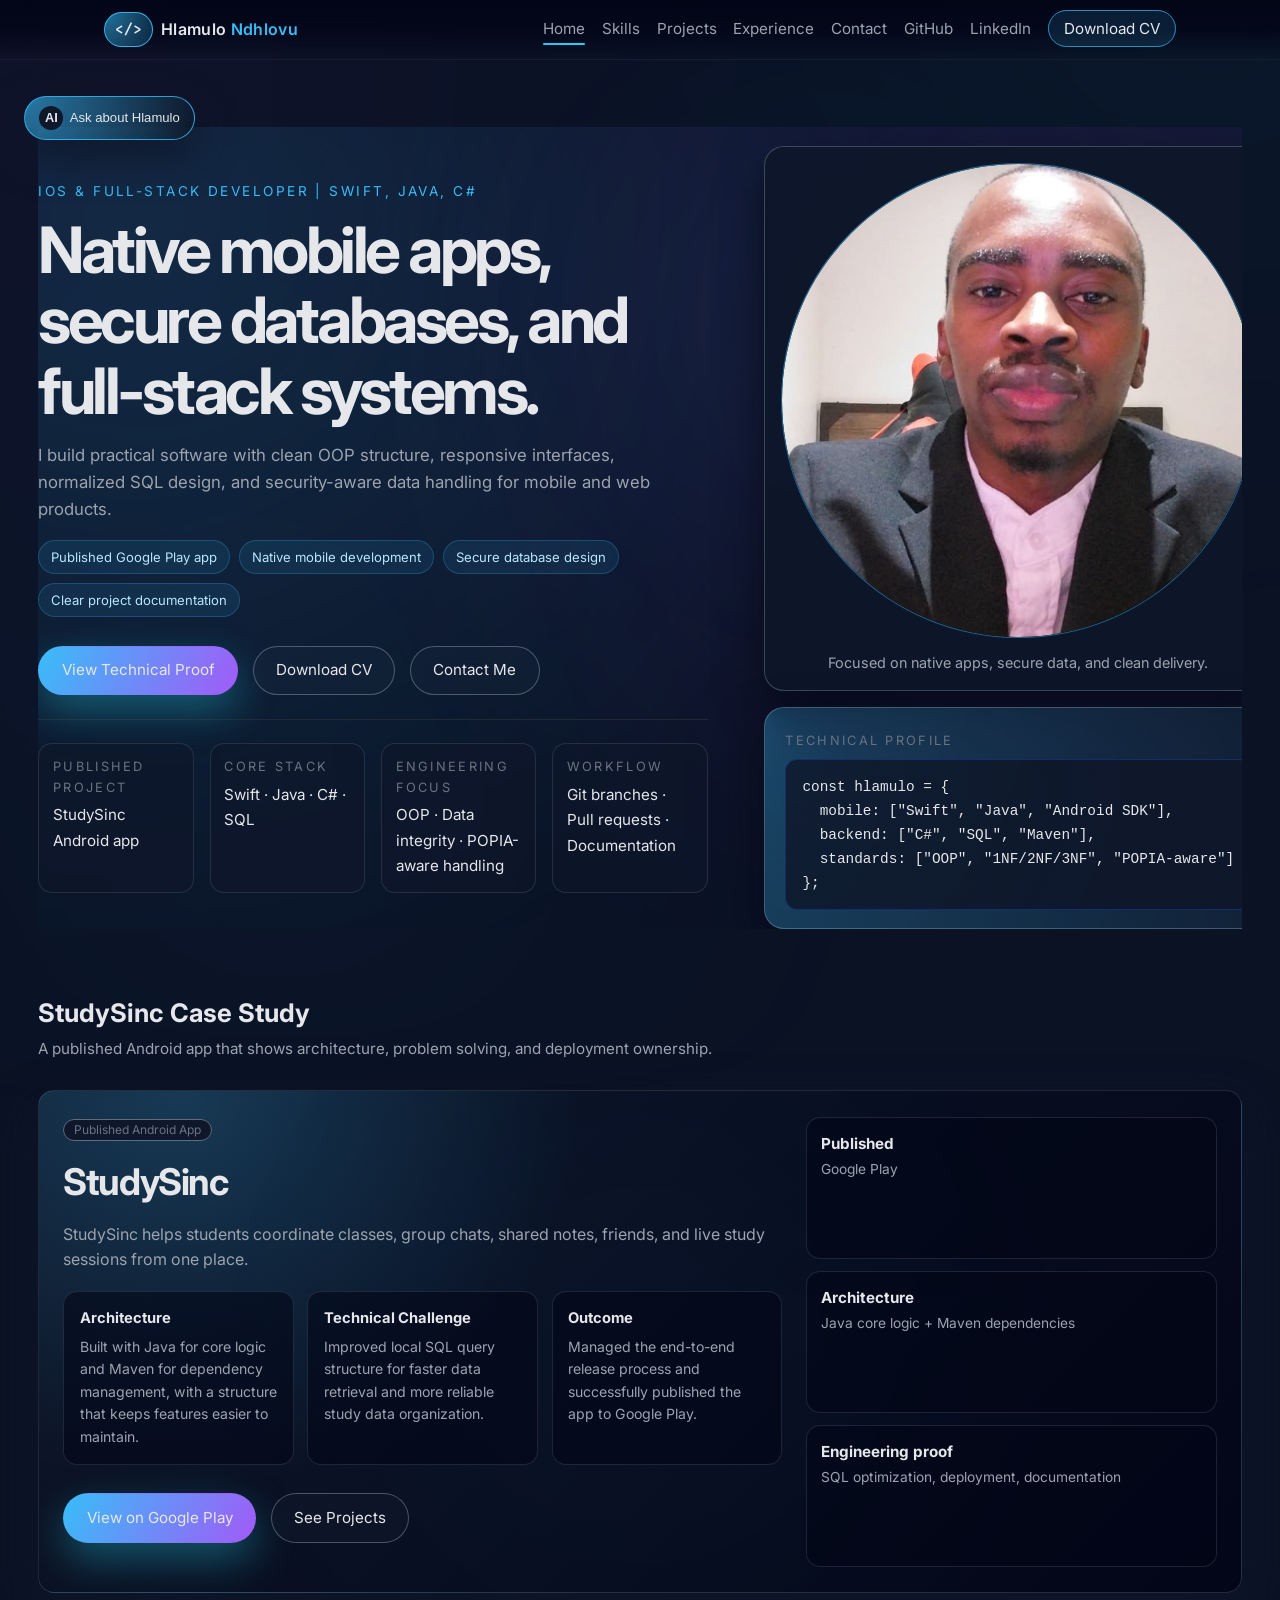
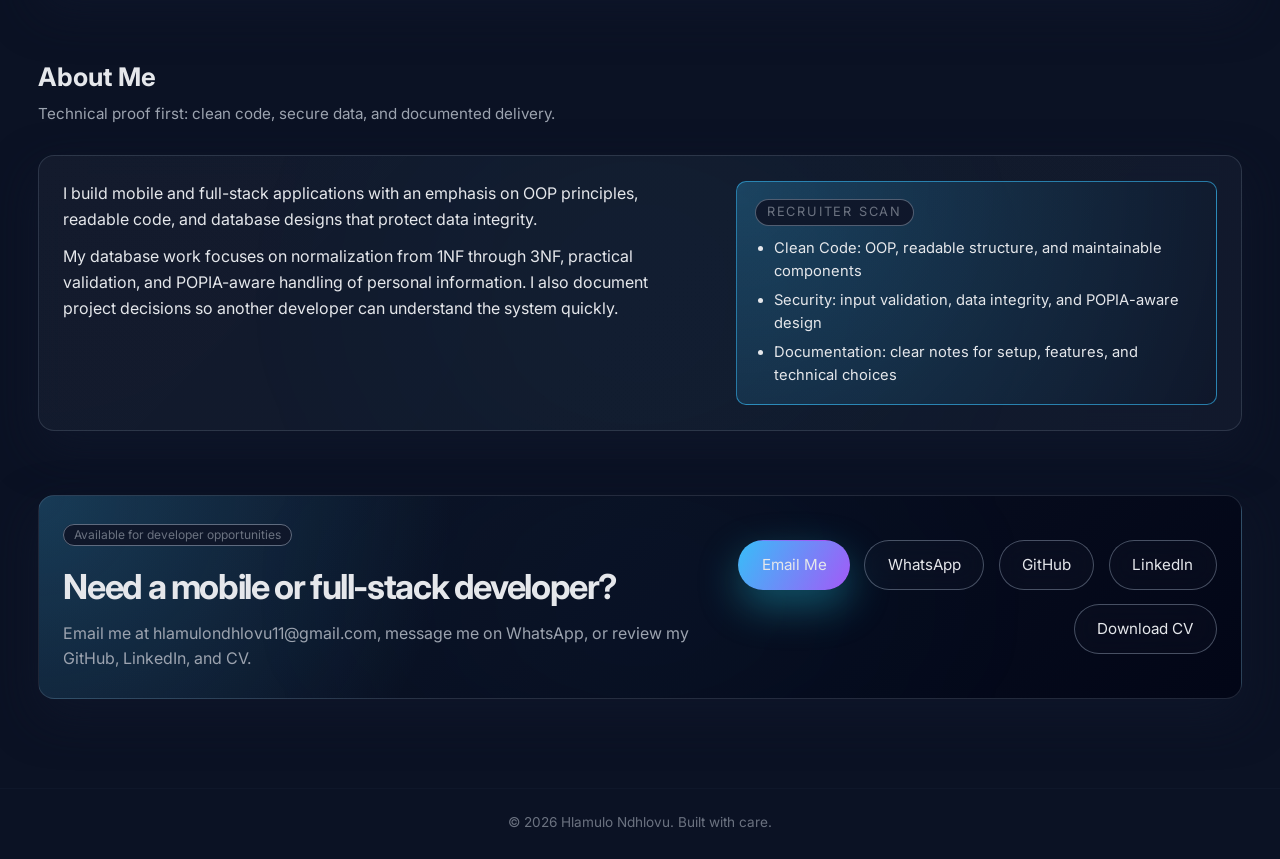
<file: index.html>
<!DOCTYPE html>
<html lang="en">
<head>
    <meta charset="UTF-8" />
    <meta name="viewport" content="width=device-width, initial-scale=1.0" />
    <title>Hlamulo Ndhlovu | iOS & Full-Stack Developer</title>

    <!-- Fonts -->
    <link rel="preconnect" href="https://fonts.googleapis.com" />
    <link rel="preconnect" href="https://fonts.gstatic.com" crossorigin />
    <link href="https://fonts.googleapis.com/css2?family=Inter:wght@300;400;500;600;700&family=Fira+Code:wght@400;500&display=swap" rel="stylesheet" />

    <!-- Styles -->
    <link rel="stylesheet" href="style.css" />
    <link rel="stylesheet" href="mediaqueries.css" />
</head>
<body>
    <!-- Header / Navigation -->
    <header class="site-header">
        <nav class="nav" id="desktop-nav">
            <div class="nav-left">
                <a href="#hero" class="logo">
                    <span class="logo-mark">&lt;/&gt;</span>
                    <span class="logo-text">Hlamulo<span> Ndhlovu</span></span>
                </a>
            </div>
            <button class="nav-toggle" aria-label="Toggle navigation" id="nav-toggle">
                <span></span>
                <span></span>
            </button>
            <ul class="nav-links" id="nav-links">
                <li><a href="index.html">Home</a></li>
                <li><a href="skills.html">Skills</a></li>
                <li><a href="projects.html">Projects</a></li>
                <li><a href="experience.html">Experience</a></li>
                <li><a href="contact.html">Contact</a></li>
                <li><a href="https://github.com/Hlamulo-Ndhlovu" target="_blank" rel="noreferrer">GitHub</a></li>
                <li><a href="https://www.linkedin.com/in/hlamulo-ndhlovu-a91922321" target="_blank" rel="noreferrer">LinkedIn</a></li>
                <li><a href="Hlamulo's Resume.pdf" class="nav-cta" download>Download CV</a></li>
            </ul>
        </nav>
    </header>

    <!-- Hero Section -->
    <main>
        <section class="hero" id="hero">
            <div class="hero-content">
                <p class="hero-eyebrow">iOS & Full-Stack Developer | Swift, Java, C#</p>
                <h1>Native mobile apps, secure databases, and full-stack systems.</h1>
                <p class="hero-subtitle">
                    I build practical software with clean OOP structure, responsive interfaces, normalized SQL design,
                    and security-aware data handling for mobile and web products.
                </p>
                <div class="hero-badges">
                    <span>Published Google Play app</span>
                    <span>Native mobile development</span>
                    <span>Secure database design</span>
                    <span>Clear project documentation</span>
                </div>
                <div class="hero-actions">
                    <a href="projects.html" class="btn primary">View Technical Proof</a>
                    <a href="Hlamulo's Resume.pdf" class="btn ghost" download>Download CV</a>
                    <a href="contact.html" class="btn ghost">Contact Me</a>
                </div>
                <div class="hero-meta">
                    <div>
                        <span class="hero-label">Published project</span>
                        <span class="hero-value">StudySinc Android app</span>
                    </div>
                    <div>
                        <span class="hero-label">Core stack</span>
                        <span class="hero-value">Swift · Java · C# · SQL</span>
                    </div>
                    <div>
                        <span class="hero-label">Engineering focus</span>
                        <span class="hero-value">OOP · Data integrity · POPIA-aware handling</span>
                    </div>
                    <div>
                        <span class="hero-label">Workflow</span>
                        <span class="hero-value">Git branches · Pull requests · Documentation</span>
                    </div>
                </div>
            </div>
            <div class="hero-aside">
                <div class="profile-photo-card">
                    <div class="profile-photo-frame">
                        <img
                            src="assets/profile-photo.jpg"
                            alt="Portrait of Hlamulo Ndhlovu"
                        />
                        <div class="profile-photo-placeholder">
                            <span>HN</span>
                            <small>Mobile & Full-Stack Developer</small>
                        </div>
                    </div>
                    <p class="profile-photo-caption">Focused on native apps, secure data, and clean delivery.</p>
                </div>
                <div class="hero-card">
                    <p class="code-title">Technical profile</p>
                    <pre class="code-block"><code>const hlamulo = {
  mobile: ["Swift", "Java", "Android SDK"],
  backend: ["C#", "SQL", "Maven"],
  standards: ["OOP", "1NF/2NF/3NF", "POPIA-aware"]
};</code></pre>
                </div>
            </div>
        </section>

        <section class="section spotlight-section">
            <div class="section-header">
                <h2>StudySinc Case Study</h2>
                <p>A published Android app that shows architecture, problem solving, and deployment ownership.</p>
            </div>
            <div class="section-body spotlight-card">
                <div>
                    <span class="project-tag">Published Android App</span>
                    <h3>StudySinc</h3>
                    <p>
                        StudySinc helps students coordinate classes, group chats, shared notes, friends,
                        and live study sessions from one place.
                    </p>
                    <div class="case-study-grid">
                        <div>
                            <h4>Architecture</h4>
                            <p>Built with Java for core logic and Maven for dependency management, with a structure that keeps features easier to maintain.</p>
                        </div>
                        <div>
                            <h4>Technical Challenge</h4>
                            <p>Improved local SQL query structure for faster data retrieval and more reliable study data organization.</p>
                        </div>
                        <div>
                            <h4>Outcome</h4>
                            <p>Managed the end-to-end release process and successfully published the app to Google Play.</p>
                        </div>
                    </div>
                    <div class="hero-actions">
                        <a href="https://play.google.com/store/apps/details?id=com.prokreatives.studysync&pcampaignid=web_share" class="btn primary" target="_blank" rel="noreferrer">View on Google Play</a>
                        <a href="projects.html" class="btn ghost">See Projects</a>
                    </div>
                </div>
                <div class="spotlight-metrics">
                    <div>
                        <strong>Published</strong>
                        <span>Google Play</span>
                    </div>
                    <div>
                        <strong>Architecture</strong>
                        <span>Java core logic + Maven dependencies</span>
                    </div>
                    <div>
                        <strong>Engineering proof</strong>
                        <span>SQL optimization, deployment, documentation</span>
                    </div>
                </div>
            </div>
        </section>

        <!-- About -->
        <section class="section" id="about">
            <div class="section-header">
                <h2>About Me</h2>
                <p>Technical proof first: clean code, secure data, and documented delivery.</p>
            </div>
            <div class="section-body about-grid">
                <div>
                    <p>
                        I build mobile and full-stack applications with an emphasis on OOP principles, readable code,
                        and database designs that protect data integrity.
                    </p>
                    <p>
                        My database work focuses on normalization from 1NF through 3NF, practical validation,
                        and POPIA-aware handling of personal information. I also document project decisions so
                        another developer can understand the system quickly.
                    </p>
                </div>
                <div class="about-highlights">
                    <div class="pill-card">
                        <span class="pill-title">Recruiter scan</span>
                        <ul>
                            <li>Clean Code: OOP, readable structure, and maintainable components</li>
                            <li>Security: input validation, data integrity, and POPIA-aware design</li>
                            <li>Documentation: clear notes for setup, features, and technical choices</li>
                        </ul>
                    </div>
                </div>
            </div>
        </section>

        <section class="section contact-cta-section">
            <div class="section-body contact-cta-card">
                <div>
                    <span class="project-tag">Available for developer opportunities</span>
                    <h2>Need a mobile or full-stack developer?</h2>
                    <p>Email me at hlamulondhlovu11@gmail.com, message me on WhatsApp, or review my GitHub, LinkedIn, and CV.</p>
                </div>
                <div class="hero-actions">
                    <a href="mailto:hlamulondhlovu11@gmail.com" class="btn primary">Email Me</a>
                    <a href="https://wa.me/27783559141" class="btn ghost" target="_blank" rel="noreferrer">WhatsApp</a>
                    <a href="https://github.com/Hlamulo-Ndhlovu" class="btn ghost" target="_blank" rel="noreferrer">GitHub</a>
                    <a href="https://www.linkedin.com/in/hlamulo-ndhlovu-a91922321" class="btn ghost" target="_blank" rel="noreferrer">LinkedIn</a>
                    <a href="Hlamulo's Resume.pdf" class="btn ghost" download>Download CV</a>
                </div>
            </div>
        </section>
    </main>

    <footer class="site-footer">
        <p>© <span id="year"></span> Hlamulo Ndhlovu. Built with care.</p>
    </footer>

    <button class="ai-assistant-toggle" id="ai-toggle">
        <span>AI</span>
        <span>Ask about Hlamulo</span>
    </button>

    <div class="ai-assistant-window" id="ai-window">
        <div class="ai-assistant-header">
            <div class="ai-assistant-header-title">
                <div class="ai-assistant-avatar">H</div>
                <div class="ai-assistant-header-text">
                    <strong>Hlamulo AI</strong>
                    <span>Ask me about my skills, projects &amp; CV</span>
                </div>
            </div>
            <button class="ai-assistant-close" id="ai-close" aria-label="Close assistant">×</button>
        </div>
        <div class="ai-assistant-body" id="ai-messages">
            <div class="ai-message ai">
                Hi, I'm Hlamulo's portfolio assistant. Ask me about his skills, education, projects, CV, contact details, career goals, or what questions I can answer.
            </div>
        </div>
        <div class="ai-assistant-footer">
            <input
                type="text"
                class="ai-assistant-input"
                id="ai-input"
                placeholder="Ask something about Hlamulo..."
            />
            <button class="ai-assistant-send" id="ai-send">Send</button>
        </div>
    </div>

    <script src="script.js"></script>
</body>
</html>
</file>
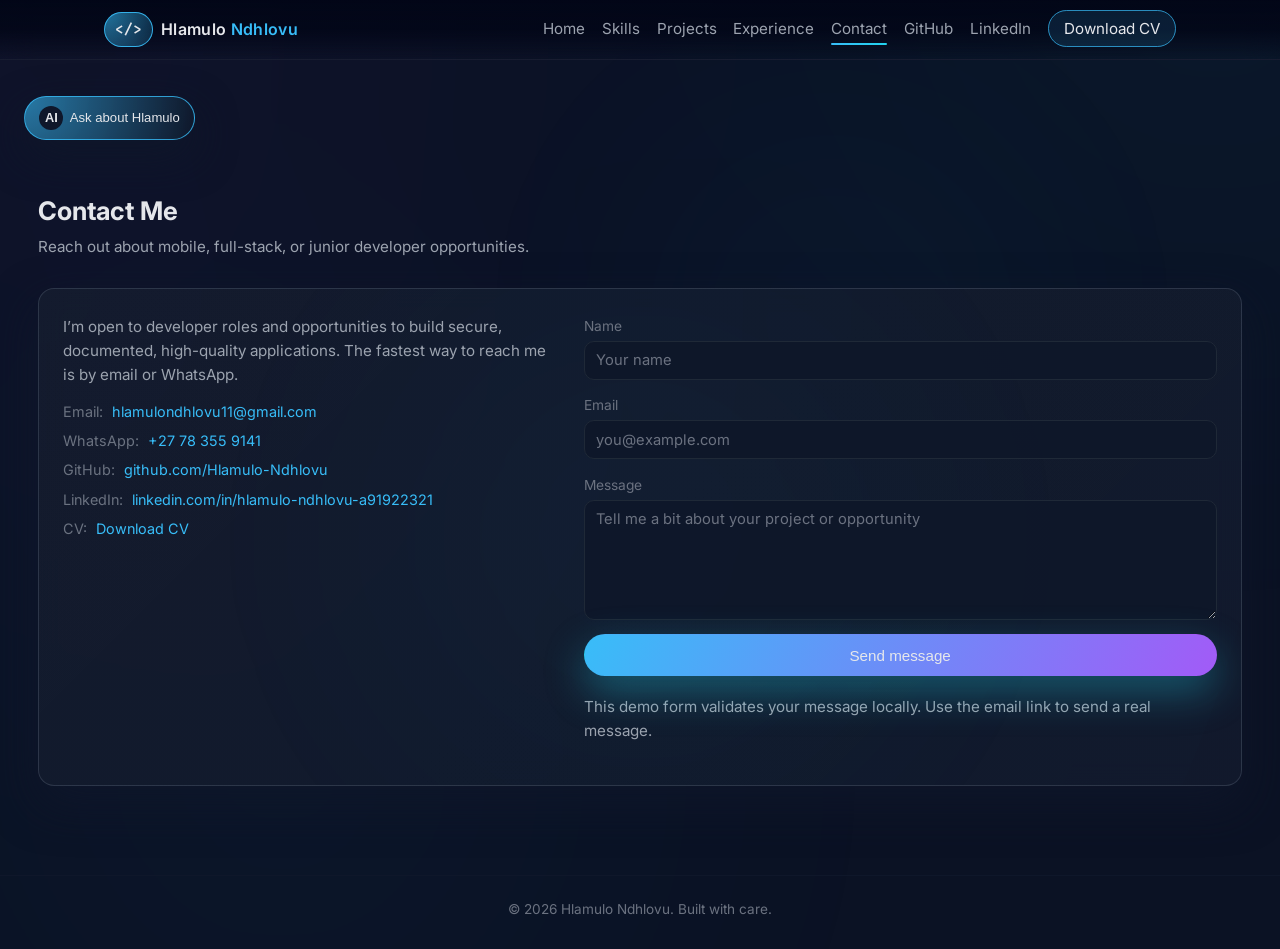
<file: contact.html>
<!DOCTYPE html>
<html lang="en">
<head>
    <meta charset="UTF-8" />
    <meta name="viewport" content="width=device-width, initial-scale=1.0" />
    <title>Contact | Hlamulo Ndhlovu</title>

    <link rel="preconnect" href="https://fonts.googleapis.com" />
    <link rel="preconnect" href="https://fonts.gstatic.com" crossorigin />
    <link href="https://fonts.googleapis.com/css2?family=Inter:wght@300;400;500;600;700&family=Fira+Code:wght@400;500&display=swap" rel="stylesheet" />

    <link rel="stylesheet" href="style.css" />
    <link rel="stylesheet" href="mediaqueries.css" />
</head>
<body>
    <header class="site-header">
        <nav class="nav" id="desktop-nav">
            <div class="nav-left">
                <a href="index.html#hero" class="logo">
                    <span class="logo-mark">&lt;/&gt;</span>
                    <span class="logo-text">Hlamulo<span> Ndhlovu</span></span>
                </a>
            </div>
            <button class="nav-toggle" aria-label="Toggle navigation" id="nav-toggle">
                <span></span>
                <span></span>
            </button>
            <ul class="nav-links" id="nav-links">
                <li><a href="index.html">Home</a></li>
                <li><a href="skills.html">Skills</a></li>
                <li><a href="projects.html">Projects</a></li>
                <li><a href="experience.html">Experience</a></li>
                <li><a href="contact.html">Contact</a></li>
                <li><a href="https://github.com/Hlamulo-Ndhlovu" target="_blank" rel="noreferrer">GitHub</a></li>
                <li><a href="https://www.linkedin.com/in/hlamulo-ndhlovu-a91922321" target="_blank" rel="noreferrer">LinkedIn</a></li>
                <li><a href="Hlamulo's Resume.pdf" class="nav-cta" download>Download CV</a></li>
            </ul>
        </nav>
    </header>

    <main>
        <section class="section">
            <div class="section-header">
                <h2>Contact Me</h2>
                <p>Reach out about mobile, full-stack, or junior developer opportunities.</p>
            </div>
            <div class="section-body contact-grid">
                <div>
                    <p>
                        I’m open to developer roles and opportunities to build secure, documented,
                        high-quality applications. The fastest way to reach me is by email or WhatsApp.
                    </p>
                    <ul class="contact-list">
                        <li><span>Email:</span> <a href="mailto:hlamulondhlovu11@gmail.com">hlamulondhlovu11@gmail.com</a></li>
                        <li><span>WhatsApp:</span> <a href="https://wa.me/27783559141" target="_blank" rel="noreferrer">+27 78 355 9141</a></li>
                        <li><span>GitHub:</span> <a href="https://github.com/Hlamulo-Ndhlovu" target="_blank" rel="noreferrer">github.com/Hlamulo-Ndhlovu</a></li>
                        <li><span>LinkedIn:</span> <a href="https://www.linkedin.com/in/hlamulo-ndhlovu-a91922321" target="_blank" rel="noreferrer">linkedin.com/in/hlamulo-ndhlovu-a91922321</a></li>
                        <li><span>CV:</span> <a href="Hlamulo's Resume.pdf" download>Download CV</a></li>
                    </ul>
                </div>
                <form class="contact-form" method="POST">
                    <div class="field">
                        <label for="name">Name</label>
                        <input type="text" id="name" name="name" placeholder="Your name" required />
                    </div>
                    <div class="field">
                        <label for="email">Email</label>
                        <input type="email" id="email" name="email" placeholder="you@example.com" required />
                    </div>
                    <div class="field">
                        <label for="message">Message</label>
                        <textarea id="message" name="message" rows="4" placeholder="Tell me a bit about your project or opportunity" required></textarea>
                    </div>
                    <button type="submit" class="btn primary full-width">Send message</button>
                    <p class="form-note">This demo form validates your message locally. Use the email link to send a real message.</p>
                </form>
            </div>
        </section>
    </main>

    <footer class="site-footer">
        <p>© <span id="year"></span> Hlamulo Ndhlovu. Built with care.</p>
    </footer>

    <button class="ai-assistant-toggle" id="ai-toggle">
        <span>AI</span>
        <span>Ask about Hlamulo</span>
    </button>

    <div class="ai-assistant-window" id="ai-window">
        <div class="ai-assistant-header">
            <div class="ai-assistant-header-title">
                <div class="ai-assistant-avatar">H</div>
                <div class="ai-assistant-header-text">
                    <strong>Hlamulo AI</strong>
                    <span>Ask me about my skills, projects &amp; CV</span>
                </div>
            </div>
            <button class="ai-assistant-close" id="ai-close" aria-label="Close assistant">×</button>
        </div>
        <div class="ai-assistant-body" id="ai-messages">
            <div class="ai-message ai">
                Hi, I'm Hlamulo's portfolio assistant. Ask me about his skills, education, projects, CV, contact details, career goals, or what questions I can answer.
            </div>
        </div>
        <div class="ai-assistant-footer">
            <input
                type="text"
                class="ai-assistant-input"
                id="ai-input"
                placeholder="Ask something about Hlamulo..."
            />
            <button class="ai-assistant-send" id="ai-send">Send</button>
        </div>
    </div>

    <script src="script.js"></script>
</body>
</html>
</file>
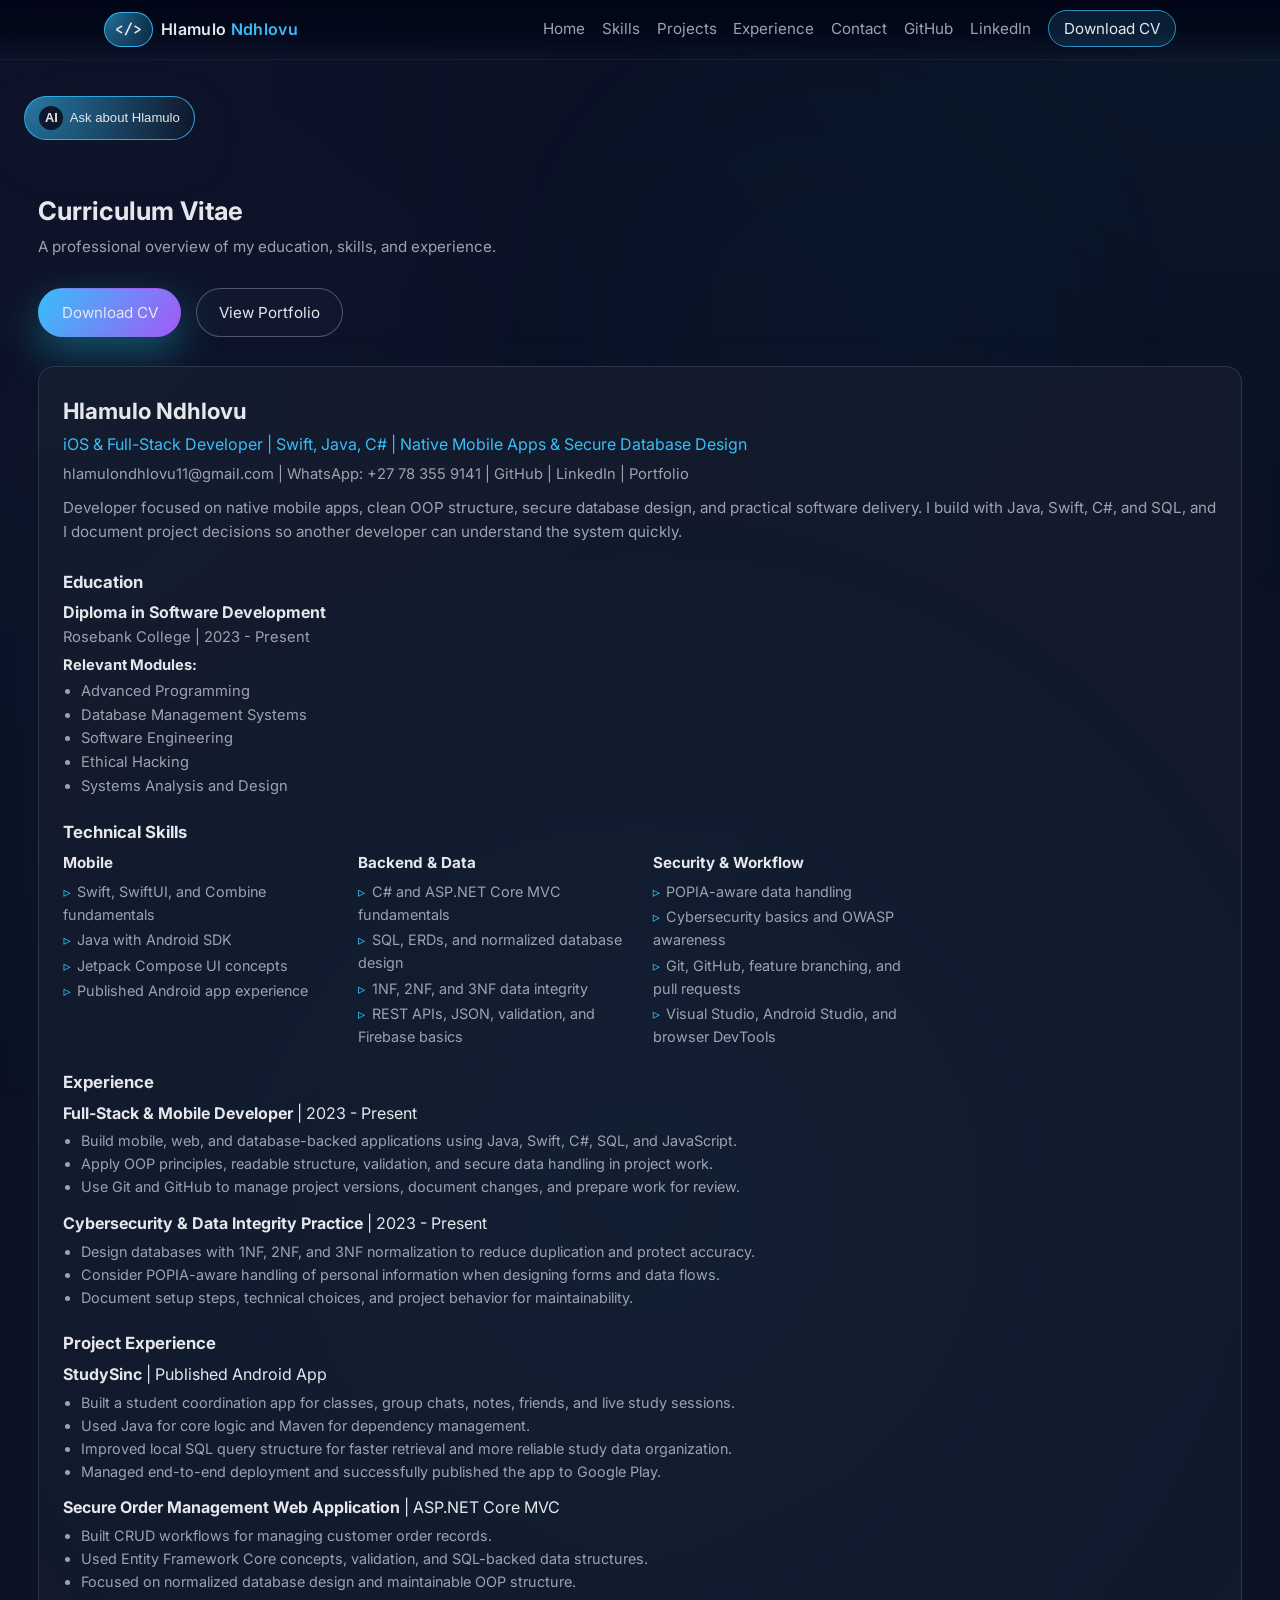
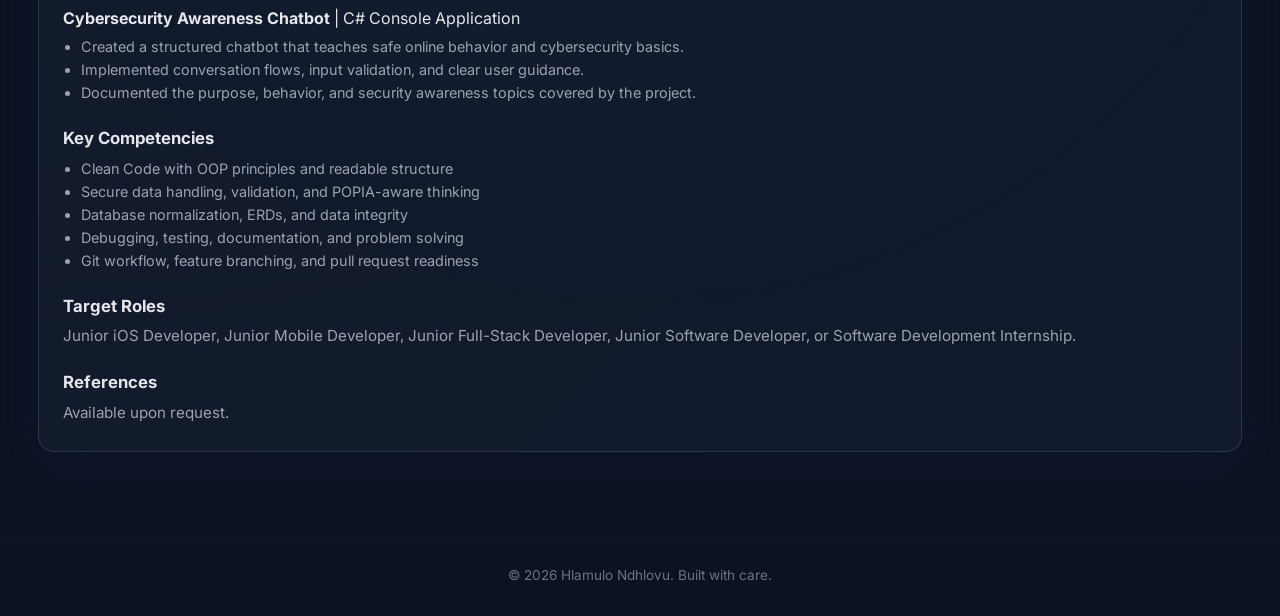
<file: cv.html>
<!DOCTYPE html>
<html lang="en">
<head>
    <meta charset="UTF-8" />
    <meta name="viewport" content="width=device-width, initial-scale=1.0" />
    <title>CV | Hlamulo Ndhlovu</title>

    <link rel="preconnect" href="https://fonts.googleapis.com" />
    <link rel="preconnect" href="https://fonts.gstatic.com" crossorigin />
    <link href="https://fonts.googleapis.com/css2?family=Inter:wght@300;400;500;600;700&family=Fira+Code:wght@400;500&display=swap" rel="stylesheet" />

    <link rel="stylesheet" href="style.css" />
    <link rel="stylesheet" href="mediaqueries.css" />
</head>
<body>
    <header class="site-header">
        <nav class="nav" id="desktop-nav">
            <div class="nav-left">
                <a href="index.html#hero" class="logo">
                    <span class="logo-mark">&lt;/&gt;</span>
                    <span class="logo-text">Hlamulo<span> Ndhlovu</span></span>
                </a>
            </div>
            <button class="nav-toggle" aria-label="Toggle navigation" id="nav-toggle">
                <span></span>
                <span></span>
            </button>
            <ul class="nav-links" id="nav-links">
                <li><a href="index.html">Home</a></li>
                <li><a href="skills.html">Skills</a></li>
                <li><a href="projects.html">Projects</a></li>
                <li><a href="experience.html">Experience</a></li>
                <li><a href="contact.html">Contact</a></li>
                <li><a href="https://github.com/Hlamulo-Ndhlovu" target="_blank" rel="noreferrer">GitHub</a></li>
                <li><a href="https://www.linkedin.com/in/hlamulo-ndhlovu-a91922321" target="_blank" rel="noreferrer">LinkedIn</a></li>
                <li><a href="Hlamulo's Resume.pdf" class="nav-cta" download>Download CV</a></li>
            </ul>
        </nav>
    </header>

    <main>
        <section class="section">
            <div class="section-header">
                <h2>Curriculum Vitae</h2>
                <p>A professional overview of my education, skills, and experience.</p>
                <div class="hero-actions">
                    <a href="Hlamulo's Resume.pdf" class="btn primary" download>Download CV</a>
                    <a href="index.html" class="btn ghost">View Portfolio</a>
                </div>
            </div>
            <div class="section-body">
                <header style="margin-bottom: 1.5rem;">
                    <h2 style="font-size: 1.4rem; margin-bottom: 0.2rem;">Hlamulo Ndhlovu</h2>
                    <p style="font-size: 1rem; color: var(--accent); margin-bottom: 0.35rem;">
                        iOS &amp; Full-Stack Developer | Swift, Java, C# | Native Mobile Apps &amp; Secure Database Design
                    </p>
                    <p style="font-size: 0.92rem; color: var(--text-muted); margin-bottom: 0.6rem;">
                        <a href="mailto:hlamulondhlovu11@gmail.com">hlamulondhlovu11@gmail.com</a> |
                        <a href="https://wa.me/27783559141" target="_blank" rel="noreferrer">WhatsApp: +27 78 355 9141</a> |
                        <a href="https://github.com/Hlamulo-Ndhlovu" target="_blank" rel="noreferrer">GitHub</a> |
                        <a href="https://www.linkedin.com/in/hlamulo-ndhlovu-a91922321" target="_blank" rel="noreferrer">LinkedIn</a> |
                        <a href="index.html">Portfolio</a>
                    </p>
                    <p style="font-size: 0.95rem; color: var(--text-muted);">
                        Developer focused on native mobile apps, clean OOP structure, secure database design,
                        and practical software delivery. I build with Java, Swift, C#, and SQL, and I document
                        project decisions so another developer can understand the system quickly.
                    </p>
                </header>

                <section style="margin-bottom: 1.3rem;">
                    <h3 style="font-size: 1.05rem; margin-bottom: 0.3rem;">Education</h3>
                    <p><strong>Diploma in Software Development</strong></p>
                    <p style="font-size: 0.92rem; color: var(--text-muted);">Rosebank College | 2023 - Present</p>
                    <p style="margin-top: 0.3rem; font-size: 0.92rem;"><strong>Relevant Modules:</strong></p>
                    <ul style="margin-top: 0.15rem; padding-left: 1.1rem; font-size: 0.92rem; color: var(--text-muted); list-style: disc;">
                        <li>Advanced Programming</li>
                        <li>Database Management Systems</li>
                        <li>Software Engineering</li>
                        <li>Ethical Hacking</li>
                        <li>Systems Analysis and Design</li>
                    </ul>
                </section>

                <section style="margin-bottom: 1.3rem;">
                    <h3 style="font-size: 1.05rem; margin-bottom: 0.3rem;">Technical Skills</h3>
                    <div class="skills-grid" style="padding: 0; border: 0; box-shadow: none; background: transparent;">
                        <div class="skill-column">
                            <h4 style="font-size: 0.95rem; margin-bottom: 0.3rem;">Mobile</h4>
                            <ul style="gap: 0.15rem; font-size: 0.9rem; color: var(--text-muted);">
                                <li>Swift, SwiftUI, and Combine fundamentals</li>
                                <li>Java with Android SDK</li>
                                <li>Jetpack Compose UI concepts</li>
                                <li>Published Android app experience</li>
                            </ul>
                        </div>
                        <div class="skill-column">
                            <h4 style="font-size: 0.95rem; margin-bottom: 0.3rem;">Backend &amp; Data</h4>
                            <ul style="gap: 0.15rem; font-size: 0.9rem; color: var(--text-muted);">
                                <li>C# and ASP.NET Core MVC fundamentals</li>
                                <li>SQL, ERDs, and normalized database design</li>
                                <li>1NF, 2NF, and 3NF data integrity</li>
                                <li>REST APIs, JSON, validation, and Firebase basics</li>
                            </ul>
                        </div>
                        <div class="skill-column">
                            <h4 style="font-size: 0.95rem; margin-bottom: 0.3rem;">Security &amp; Workflow</h4>
                            <ul style="gap: 0.15rem; font-size: 0.9rem; color: var(--text-muted);">
                                <li>POPIA-aware data handling</li>
                                <li>Cybersecurity basics and OWASP awareness</li>
                                <li>Git, GitHub, feature branching, and pull requests</li>
                                <li>Visual Studio, Android Studio, and browser DevTools</li>
                            </ul>
                        </div>
                    </div>
                </section>

                <section style="margin-bottom: 1.3rem;">
                    <h3 style="font-size: 1.05rem; margin-bottom: 0.3rem;">Experience</h3>
                    <article style="margin-bottom: 0.8rem;">
                        <p><strong>Full-Stack &amp; Mobile Developer</strong> | 2023 - Present</p>
                        <ul style="margin-top: 0.2rem; padding-left: 1.1rem; font-size: 0.9rem; color: var(--text-muted); list-style: disc;">
                            <li>Build mobile, web, and database-backed applications using Java, Swift, C#, SQL, and JavaScript.</li>
                            <li>Apply OOP principles, readable structure, validation, and secure data handling in project work.</li>
                            <li>Use Git and GitHub to manage project versions, document changes, and prepare work for review.</li>
                        </ul>
                    </article>
                    <article>
                        <p><strong>Cybersecurity &amp; Data Integrity Practice</strong> | 2023 - Present</p>
                        <ul style="margin-top: 0.2rem; padding-left: 1.1rem; font-size: 0.9rem; color: var(--text-muted); list-style: disc;">
                            <li>Design databases with 1NF, 2NF, and 3NF normalization to reduce duplication and protect accuracy.</li>
                            <li>Consider POPIA-aware handling of personal information when designing forms and data flows.</li>
                            <li>Document setup steps, technical choices, and project behavior for maintainability.</li>
                        </ul>
                    </article>
                </section>

                <section style="margin-bottom: 1.3rem;">
                    <h3 style="font-size: 1.05rem; margin-bottom: 0.3rem;">Project Experience</h3>

                    <article style="margin-bottom: 0.8rem;">
                        <p><strong>StudySinc</strong> | Published Android App</p>
                        <ul style="margin-top: 0.2rem; padding-left: 1.1rem; font-size: 0.9rem; color: var(--text-muted); list-style: disc;">
                            <li>Built a student coordination app for classes, group chats, notes, friends, and live study sessions.</li>
                            <li>Used Java for core logic and Maven for dependency management.</li>
                            <li>Improved local SQL query structure for faster retrieval and more reliable study data organization.</li>
                            <li>Managed end-to-end deployment and successfully published the app to Google Play.</li>
                        </ul>
                    </article>

                    <article style="margin-bottom: 0.8rem;">
                        <p><strong>Secure Order Management Web Application</strong> | ASP.NET Core MVC</p>
                        <ul style="margin-top: 0.2rem; padding-left: 1.1rem; font-size: 0.9rem; color: var(--text-muted); list-style: disc;">
                            <li>Built CRUD workflows for managing customer order records.</li>
                            <li>Used Entity Framework Core concepts, validation, and SQL-backed data structures.</li>
                            <li>Focused on normalized database design and maintainable OOP structure.</li>
                        </ul>
                    </article>

                    <article>
                        <p><strong>Cybersecurity Awareness Chatbot</strong> | C# Console Application</p>
                        <ul style="margin-top: 0.2rem; padding-left: 1.1rem; font-size: 0.9rem; color: var(--text-muted); list-style: disc;">
                            <li>Created a structured chatbot that teaches safe online behavior and cybersecurity basics.</li>
                            <li>Implemented conversation flows, input validation, and clear user guidance.</li>
                            <li>Documented the purpose, behavior, and security awareness topics covered by the project.</li>
                        </ul>
                    </article>
                </section>

                <section style="margin-bottom: 1.3rem;">
                    <h3 style="font-size: 1.05rem; margin-bottom: 0.3rem;">Key Competencies</h3>
                    <ul style="padding-left: 1.1rem; font-size: 0.9rem; color: var(--text-muted); list-style: disc;">
                        <li>Clean Code with OOP principles and readable structure</li>
                        <li>Secure data handling, validation, and POPIA-aware thinking</li>
                        <li>Database normalization, ERDs, and data integrity</li>
                        <li>Debugging, testing, documentation, and problem solving</li>
                        <li>Git workflow, feature branching, and pull request readiness</li>
                    </ul>
                </section>

                <section style="margin-bottom: 1.3rem;">
                    <h3 style="font-size: 1.05rem; margin-bottom: 0.3rem;">Target Roles</h3>
                    <p style="font-size: 0.95rem; color: var(--text-muted);">
                        Junior iOS Developer, Junior Mobile Developer, Junior Full-Stack Developer,
                        Junior Software Developer, or Software Development Internship.
                    </p>
                </section>

                <section>
                    <h3 style="font-size: 1.05rem; margin-bottom: 0.3rem;">References</h3>
                    <p style="font-size: 0.95rem; color: var(--text-muted);">
                        Available upon request.
                    </p>
                </section>
            </div>
        </section>
    </main>

    <footer class="site-footer">
        <p>© <span id="year"></span> Hlamulo Ndhlovu. Built with care.</p>
    </footer>

    <button class="ai-assistant-toggle" id="ai-toggle">
        <span>AI</span>
        <span>Ask about Hlamulo</span>
    </button>

    <div class="ai-assistant-window" id="ai-window">
        <div class="ai-assistant-header">
            <div class="ai-assistant-header-title">
                <div class="ai-assistant-avatar">H</div>
                <div class="ai-assistant-header-text">
                    <strong>Hlamulo AI</strong>
                    <span>Ask me about my skills, projects &amp; CV</span>
                </div>
            </div>
            <button class="ai-assistant-close" id="ai-close" aria-label="Close assistant">×</button>
        </div>
        <div class="ai-assistant-body" id="ai-messages">
            <div class="ai-message ai">
                Hi, I'm Hlamulo's portfolio assistant. Ask me about his skills, education, projects, CV, contact details, career goals, or what questions I can answer.
            </div>
        </div>
        <div class="ai-assistant-footer">
            <input
                type="text"
                class="ai-assistant-input"
                id="ai-input"
                placeholder="Ask something about Hlamulo..."
            />
            <button class="ai-assistant-send" id="ai-send">Send</button>
        </div>
    </div>

    <script src="script.js"></script>
</body>
</html>
</file>
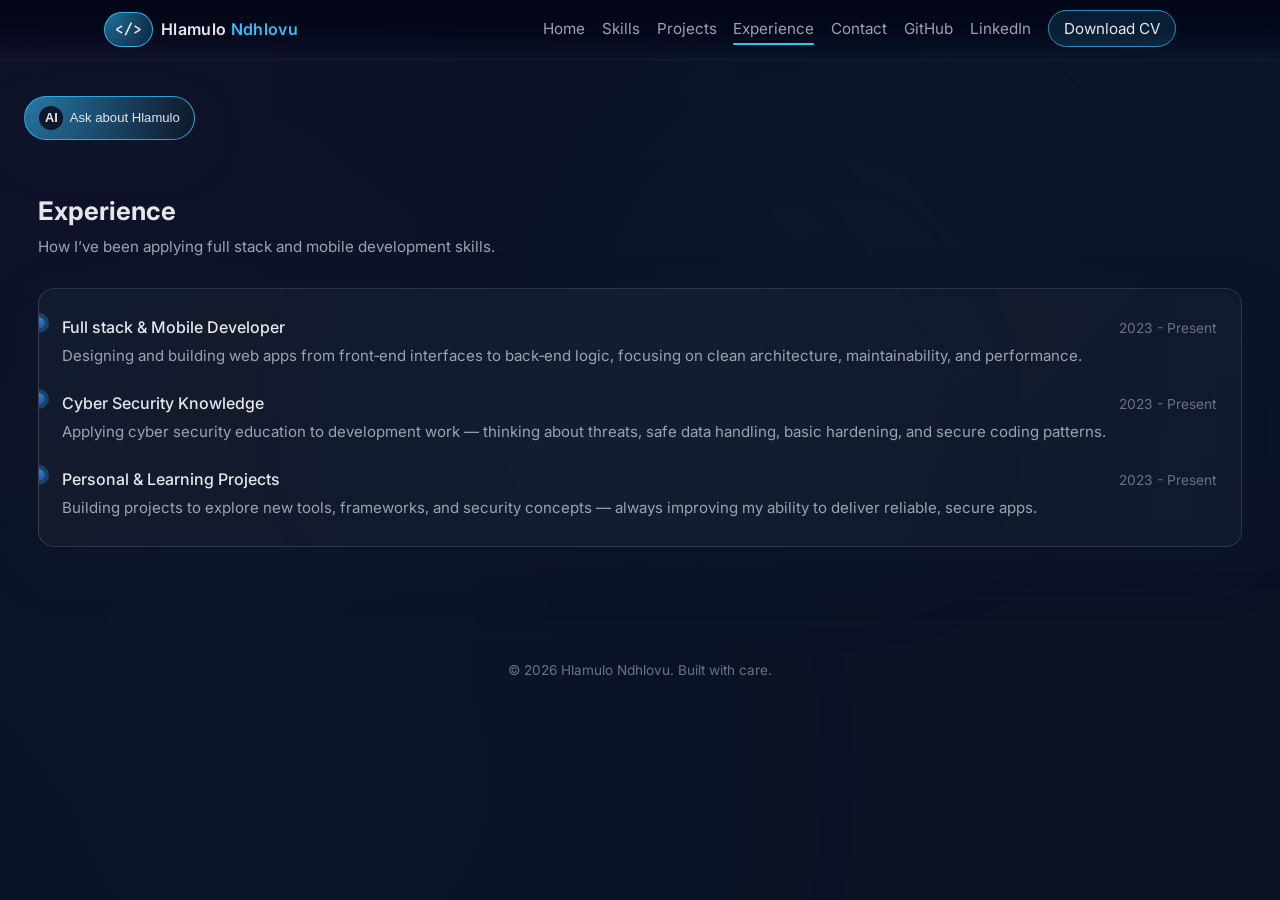
<file: experience.html>
<!DOCTYPE html>
<html lang="en">
<head>
    <meta charset="UTF-8" />
    <meta name="viewport" content="width=device-width, initial-scale=1.0" />
    <title>Experience | Hlamulo Ndhlovu</title>

    <link rel="preconnect" href="https://fonts.googleapis.com" />
    <link rel="preconnect" href="https://fonts.gstatic.com" crossorigin />
    <link href="https://fonts.googleapis.com/css2?family=Inter:wght@300;400;500;600;700&family=Fira+Code:wght@400;500&display=swap" rel="stylesheet" />

    <link rel="stylesheet" href="style.css" />
    <link rel="stylesheet" href="mediaqueries.css" />
</head>
<body>
    <header class="site-header">
        <nav class="nav" id="desktop-nav">
            <div class="nav-left">
                <a href="index.html#hero" class="logo">
                    <span class="logo-mark">&lt;/&gt;</span>
                    <span class="logo-text">Hlamulo<span> Ndhlovu</span></span>
                </a>
            </div>
            <button class="nav-toggle" aria-label="Toggle navigation" id="nav-toggle">
                <span></span>
                <span></span>
            </button>
            <ul class="nav-links" id="nav-links">
                <li><a href="index.html">Home</a></li>
                <li><a href="skills.html">Skills</a></li>
                <li><a href="projects.html">Projects</a></li>
                <li><a href="experience.html">Experience</a></li>
                <li><a href="contact.html">Contact</a></li>
                <li><a href="https://github.com/Hlamulo-Ndhlovu" target="_blank" rel="noreferrer">GitHub</a></li>
                <li><a href="https://www.linkedin.com/in/hlamulo-ndhlovu-a91922321" target="_blank" rel="noreferrer">LinkedIn</a></li>
                <li><a href="Hlamulo's Resume.pdf" class="nav-cta" download>Download CV</a></li>
            </ul>
        </nav>
    </header>

    <main>
        <section class="section">
            <div class="section-header">
                <h2>Experience</h2>
                <p>How I’ve been applying full stack and mobile development skills.</p>
            </div>
            <div class="section-body timeline">
                <article class="timeline-item">
                    <div class="timeline-dot"></div>
                    <div class="timeline-content">
                        <div class="timeline-meta">
                            <span class="timeline-role">Full stack & Mobile Developer</span>
                            <span class="timeline-time">2023 - Present</span>
                        </div>
                        <p>
                            Designing and building web apps from front‑end interfaces to back‑end logic,
                            focusing on clean architecture, maintainability, and performance.
                        </p>
                    </div>
                </article>

                <article class="timeline-item">
                    <div class="timeline-dot"></div>
                    <div class="timeline-content">
                        <div class="timeline-meta">
                            <span class="timeline-role">Cyber Security Knowledge</span>
                            <span class="timeline-time">2023 - Present</span>
                        </div>
                        <p>
                            Applying cyber security education to development work — thinking about threats,
                            safe data handling, basic hardening, and secure coding patterns.
                        </p>
                    </div>
                </article>

                <article class="timeline-item">
                    <div class="timeline-dot"></div>
                    <div class="timeline-content">
                        <div class="timeline-meta">
                            <span class="timeline-role">Personal & Learning Projects</span>
                            <span class="timeline-time">2023 - Present</span>
                        </div>
                        <p>
                            Building projects to explore new tools, frameworks, and security concepts —
                            always improving my ability to deliver reliable, secure apps.
                        </p>
                    </div>
                </article>
            </div>
        </section>
    </main>

    <footer class="site-footer">
        <p>© <span id="year"></span> Hlamulo Ndhlovu. Built with care.</p>
    </footer>

    <button class="ai-assistant-toggle" id="ai-toggle">
        <span>AI</span>
        <span>Ask about Hlamulo</span>
    </button>

    <div class="ai-assistant-window" id="ai-window">
        <div class="ai-assistant-header">
            <div class="ai-assistant-header-title">
                <div class="ai-assistant-avatar">H</div>
                <div class="ai-assistant-header-text">
                    <strong>Hlamulo AI</strong>
                    <span>Ask me about my skills, projects &amp; CV</span>
                </div>
            </div>
            <button class="ai-assistant-close" id="ai-close" aria-label="Close assistant">×</button>
        </div>
        <div class="ai-assistant-body" id="ai-messages">
            <div class="ai-message ai">
                Hi, I’m an assistant trained on Hlamulo’s portfolio. You can ask things like
                “What does Hlamulo specialize in?” or “Tell me about their projects.”
            </div>
        </div>
        <div class="ai-assistant-footer">
            <input
                type="text"
                class="ai-assistant-input"
                id="ai-input"
                placeholder="Ask something about Hlamulo..."
            />
            <button class="ai-assistant-send" id="ai-send">Send</button>
        </div>
    </div>

    <script src="script.js"></script>
</body>
</html>
</file>
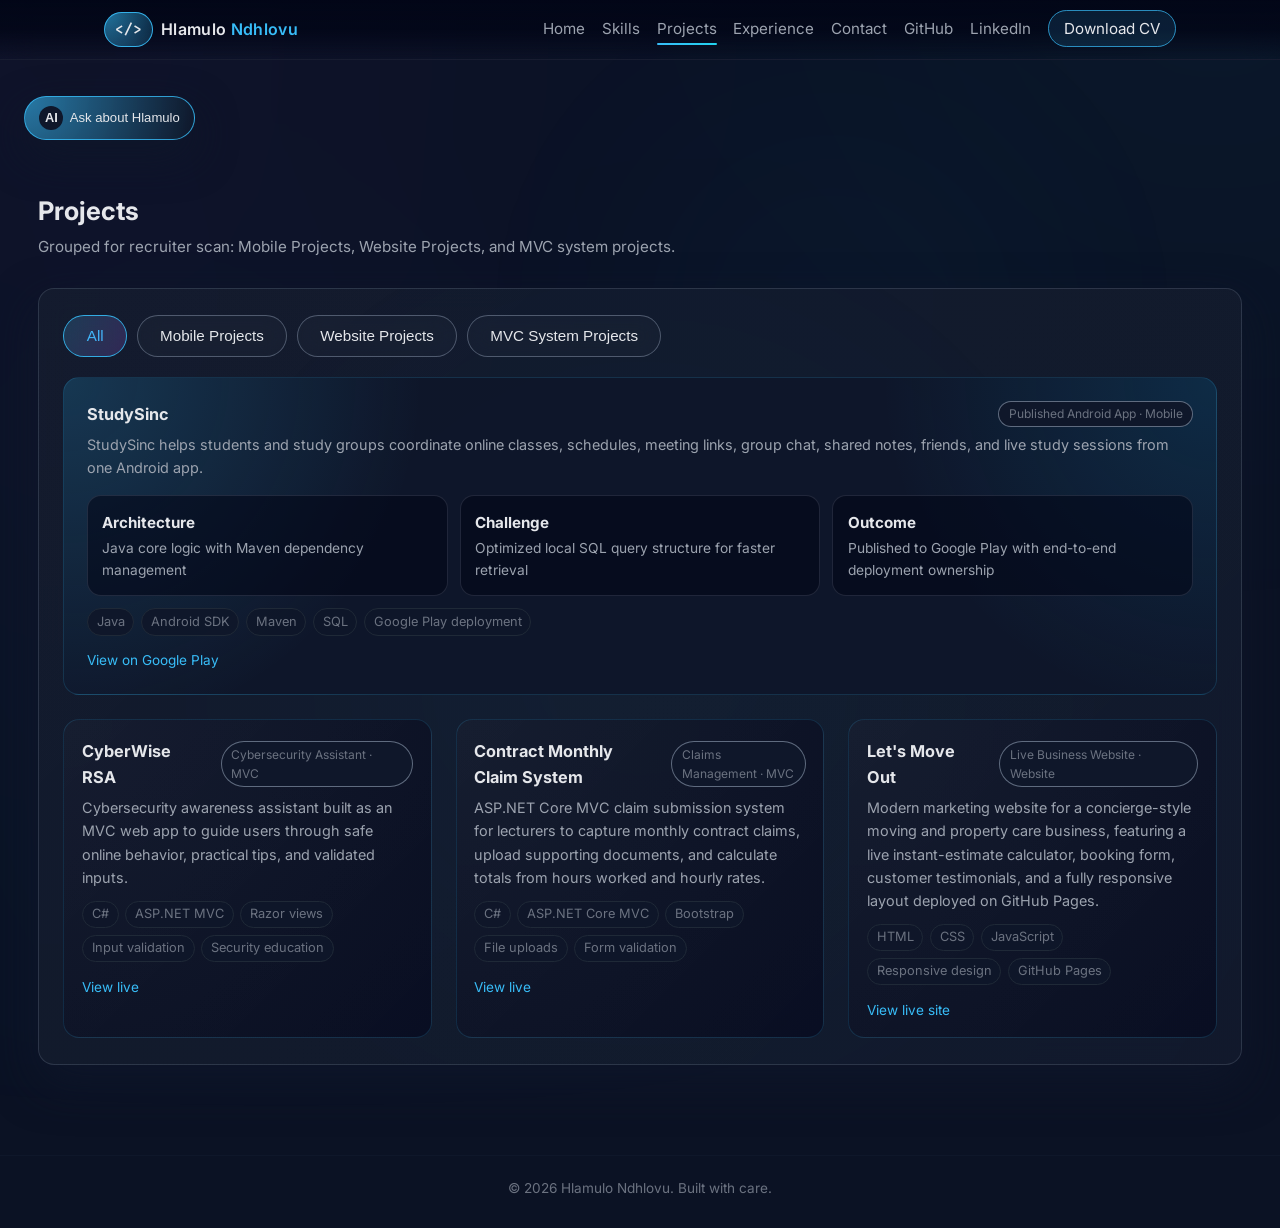
<file: projects.html>
<!DOCTYPE html>
<html lang="en">
<head>
    <meta charset="UTF-8" />
    <meta name="viewport" content="width=device-width, initial-scale=1.0" />
    <title>Projects | Hlamulo Ndhlovu</title>

    <link rel="preconnect" href="https://fonts.googleapis.com" />
    <link rel="preconnect" href="https://fonts.gstatic.com" crossorigin />
    <link href="https://fonts.googleapis.com/css2?family=Inter:wght@300;400;500;600;700&family=Fira+Code:wght@400;500&display=swap" rel="stylesheet" />

    <link rel="stylesheet" href="style.css" />
    <link rel="stylesheet" href="mediaqueries.css" />
</head>
<body>
    <header class="site-header">
        <nav class="nav" id="desktop-nav">
            <div class="nav-left">
                <a href="index.html#hero" class="logo">
                    <span class="logo-mark">&lt;/&gt;</span>
                    <span class="logo-text">Hlamulo<span> Ndhlovu</span></span>
                </a>
            </div>
            <button class="nav-toggle" aria-label="Toggle navigation" id="nav-toggle">
                <span></span>
                <span></span>
            </button>
            <ul class="nav-links" id="nav-links">
                <li><a href="index.html">Home</a></li>
                <li><a href="skills.html">Skills</a></li>
                <li><a href="projects.html">Projects</a></li>
                <li><a href="experience.html">Experience</a></li>
                <li><a href="contact.html">Contact</a></li>
                <li><a href="https://github.com/Hlamulo-Ndhlovu" target="_blank" rel="noreferrer">GitHub</a></li>
                <li><a href="https://www.linkedin.com/in/hlamulo-ndhlovu-a91922321" target="_blank" rel="noreferrer">LinkedIn</a></li>
                <li><a href="Hlamulo's Resume.pdf" class="nav-cta" download>Download CV</a></li>
            </ul>
        </nav>
    </header>

    <main>
        <section class="section">
            <div class="section-header">
                <h2>Projects</h2>
                <p>Grouped for recruiter scan: Mobile Projects, Website Projects, and MVC system projects.</p>
            </div>
            <div class="section-body">
                <div class="project-filters">
                    <button class="btn ghost project-filter is-active" data-filter="all">All</button>
                    <button class="btn ghost project-filter" data-filter="mobile">Mobile Projects</button>
                    <button class="btn ghost project-filter" data-filter="website">Website Projects</button>
                    <button class="btn ghost project-filter" data-filter="mvc">MVC System Projects</button>
                </div>

                <div class="project-grid">
                    <article class="project-card featured-project" data-category="mobile">
                        <div class="project-header">
                            <h3>StudySinc</h3>
                            <span class="project-tag">Published Android App · Mobile</span>
                        </div>
                        <p class="project-description">
                            StudySinc helps students and study groups coordinate online classes, schedules,
                            meeting links, group chat, shared notes, friends, and live study sessions from one Android app.
                        </p>
                        <div class="project-impact">
                            <div>
                                <strong>Architecture</strong>
                                <span>Java core logic with Maven dependency management</span>
                            </div>
                            <div>
                                <strong>Challenge</strong>
                                <span>Optimized local SQL query structure for faster retrieval</span>
                            </div>
                            <div>
                                <strong>Outcome</strong>
                                <span>Published to Google Play with end-to-end deployment ownership</span>
                            </div>
                        </div>
                        <ul class="project-tech">
                            <li>Java</li>
                            <li>Android SDK</li>
                            <li>Maven</li>
                            <li>SQL</li>
                            <li>Google Play deployment</li>
                        </ul>
                        <div class="project-links">
                            <a href="https://play.google.com/store/apps/details?id=com.prokreatives.studysync&pcampaignid=web_share" target="_blank" rel="noreferrer">View on Google Play</a>
                        </div>
                    </article>

                    <article class="project-card" data-category="mvc">
                        <div class="project-header">
                            <h3>CyberWise RSA</h3>
                            <span class="project-tag">Cybersecurity Assistant · MVC</span>
                        </div>
                        <p class="project-description">
                            Cybersecurity awareness assistant built as an MVC web app to guide users through safe online behavior, practical tips, and validated inputs.
                        </p>
                        <ul class="project-tech">
                            <li>C#</li>
                            <li>ASP.NET MVC</li>
                            <li>Razor views</li>
                            <li>Input validation</li>
                            <li>Security education</li>
                        </ul>
                        <div class="project-links">
                            <a href="https://hlamulo-ndhlovu.github.io/CyberWiseRSA/" target="_blank" rel="noreferrer">View live</a>
                        </div>
                    </article>

                    <article class="project-card" data-category="mvc">
                        <div class="project-header">
                            <h3>Contract Monthly Claim System</h3>
                            <span class="project-tag">Claims Management · MVC</span>
                        </div>
                        <p class="project-description">
                            ASP.NET Core MVC claim submission system for lecturers to capture monthly
                            contract claims, upload supporting documents, and calculate totals from hours
                            worked and hourly rates.
                        </p>
                        <ul class="project-tech">
                            <li>C#</li>
                            <li>ASP.NET Core MVC</li>
                            <li>Bootstrap</li>
                            <li>File uploads</li>
                            <li>Form validation</li>
                        </ul>
                        <div class="project-links">
                            <a href="https://agenda-thin-clarity-headers.trycloudflare.com" target="_blank" rel="noreferrer">View live</a>
                        </div>
                    </article>

                    <article class="project-card" data-category="website">
                        <div class="project-header">
                            <h3>Let's Move Out</h3>
                            <span class="project-tag">Live Business Website · Website</span>
                        </div>
                        <p class="project-description">
                            Modern marketing website for a concierge-style moving and property care business,
                            featuring a live instant-estimate calculator, booking form, customer testimonials,
                            and a fully responsive layout deployed on GitHub Pages.
                        </p>
                        <ul class="project-tech">
                            <li>HTML</li>
                            <li>CSS</li>
                            <li>JavaScript</li>
                            <li>Responsive design</li>
                            <li>GitHub Pages</li>
                        </ul>
                        <div class="project-links">
                            <a href="https://hlamulo-ndhlovu.github.io/lets-move-out/" target="_blank" rel="noreferrer">View live site</a>
                        </div>
                    </article>
                </div>
            </div>
        </section>
    </main>

    <footer class="site-footer">
        <p>© <span id="year"></span> Hlamulo Ndhlovu. Built with care.</p>
    </footer>

    <button class="ai-assistant-toggle" id="ai-toggle">
        <span>AI</span>
        <span>Ask about Hlamulo</span>
    </button>

    <div class="ai-assistant-window" id="ai-window">
        <div class="ai-assistant-header">
            <div class="ai-assistant-header-title">
                <div class="ai-assistant-avatar">H</div>
                <div class="ai-assistant-header-text">
                    <strong>Hlamulo AI</strong>
                    <span>Ask me about my skills, projects &amp; CV</span>
                </div>
            </div>
            <button class="ai-assistant-close" id="ai-close" aria-label="Close assistant">×</button>
        </div>
        <div class="ai-assistant-body" id="ai-messages">
            <div class="ai-message ai">
                Hi, I'm Hlamulo's portfolio assistant. Ask me about his skills, education, projects, CV, contact details, career goals, or what questions I can answer.
            </div>
        </div>
        <div class="ai-assistant-footer">
            <input
                type="text"
                class="ai-assistant-input"
                id="ai-input"
                placeholder="Ask something about Hlamulo..."
            />
            <button class="ai-assistant-send" id="ai-send">Send</button>
        </div>
    </div>

    <script src="script.js"></script>
</body>
</html>
</file>
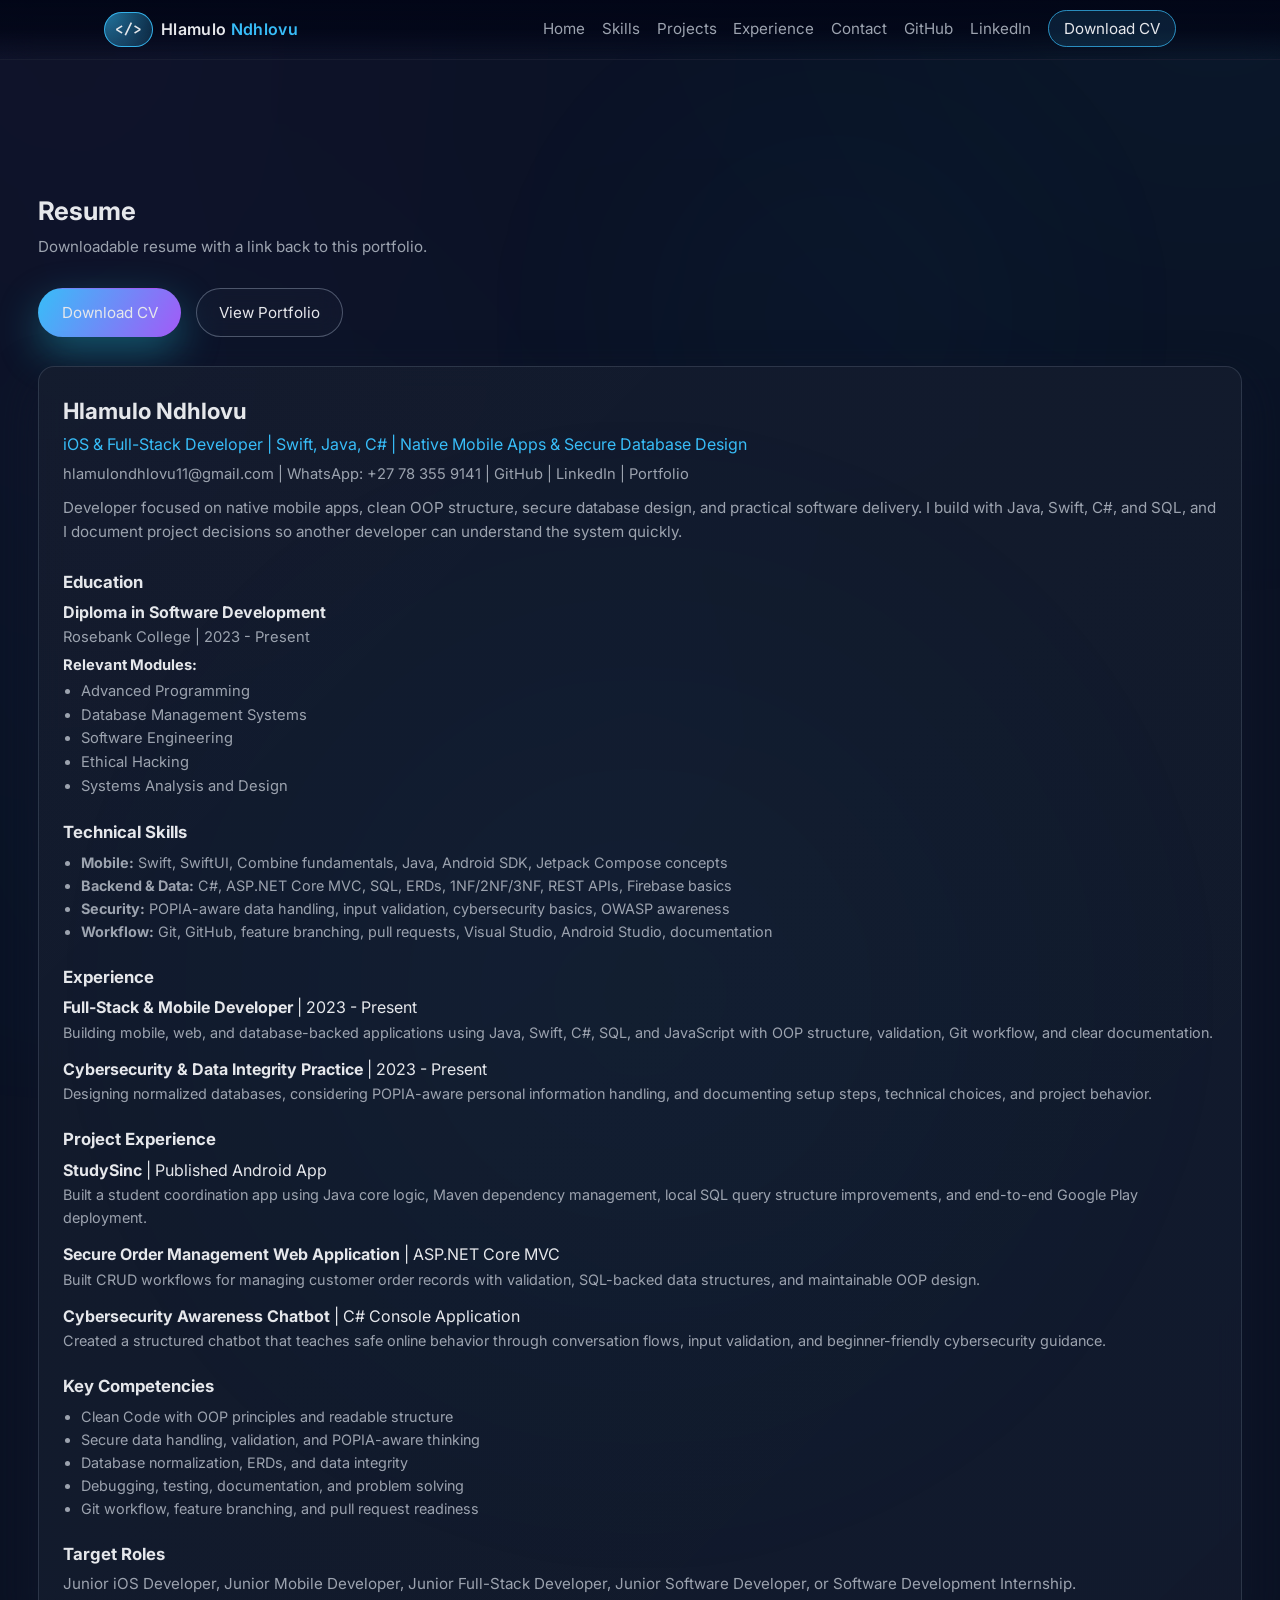
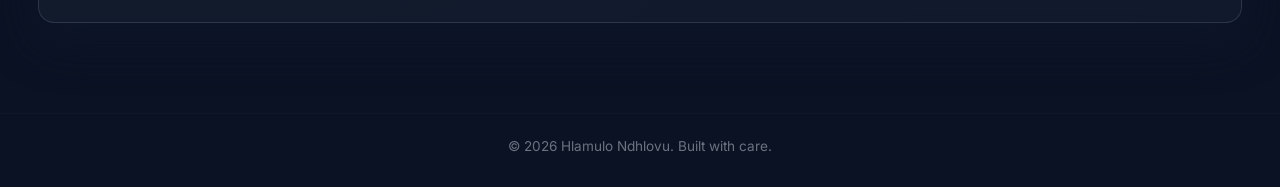
<file: resume.html>
<!DOCTYPE html>
<html lang="en">
<head>
    <meta charset="UTF-8" />
    <meta name="viewport" content="width=device-width, initial-scale=1.0" />
    <title>Resume | Hlamulo Ndhlovu</title>

    <link rel="preconnect" href="https://fonts.googleapis.com" />
    <link rel="preconnect" href="https://fonts.gstatic.com" crossorigin />
    <link href="https://fonts.googleapis.com/css2?family=Inter:wght@300;400;500;600;700&family=Fira+Code:wght@400;500&display=swap" rel="stylesheet" />

    <link rel="stylesheet" href="style.css" />
    <link rel="stylesheet" href="mediaqueries.css" />
</head>
<body>
    <header class="site-header">
        <nav class="nav" id="desktop-nav">
            <div class="nav-left">
                <a href="index.html#hero" class="logo">
                    <span class="logo-mark">&lt;/&gt;</span>
                    <span class="logo-text">Hlamulo<span> Ndhlovu</span></span>
                </a>
            </div>
            <button class="nav-toggle" aria-label="Toggle navigation" id="nav-toggle">
                <span></span>
                <span></span>
            </button>
            <ul class="nav-links" id="nav-links">
                <li><a href="index.html">Home</a></li>
                <li><a href="skills.html">Skills</a></li>
                <li><a href="projects.html">Projects</a></li>
                <li><a href="experience.html">Experience</a></li>
                <li><a href="contact.html">Contact</a></li>
                <li><a href="https://github.com/Hlamulo-Ndhlovu" target="_blank" rel="noreferrer">GitHub</a></li>
                <li><a href="https://www.linkedin.com/in/hlamulo-ndhlovu-a91922321" target="_blank" rel="noreferrer">LinkedIn</a></li>
                <li><a href="Hlamulo's Resume.pdf" class="nav-cta" download>Download CV</a></li>
            </ul>
        </nav>
    </header>

    <main>
        <section class="section">
            <div class="section-header">
                <h2>Resume</h2>
                <p>Downloadable resume with a link back to this portfolio.</p>
                <div class="hero-actions">
                    <a href="Hlamulo's Resume.pdf" class="btn primary" download>Download CV</a>
                    <a href="index.html" class="btn ghost">View Portfolio</a>
                </div>
            </div>

            <div class="section-body">
                <header style="margin-bottom: 1.5rem;">
                    <h2 style="font-size: 1.4rem; margin-bottom: 0.2rem;">Hlamulo Ndhlovu</h2>
                    <p style="font-size: 1rem; color: var(--accent); margin-bottom: 0.35rem;">
                        iOS &amp; Full-Stack Developer | Swift, Java, C# | Native Mobile Apps &amp; Secure Database Design
                    </p>
                    <p style="font-size: 0.92rem; color: var(--text-muted); margin-bottom: 0.6rem;">
                        <a href="mailto:hlamulondhlovu11@gmail.com">hlamulondhlovu11@gmail.com</a> |
                        <a href="https://wa.me/27783559141" target="_blank" rel="noreferrer">WhatsApp: +27 78 355 9141</a> |
                        <a href="https://github.com/Hlamulo-Ndhlovu" target="_blank" rel="noreferrer">GitHub</a> |
                        <a href="https://www.linkedin.com/in/hlamulo-ndhlovu-a91922321" target="_blank" rel="noreferrer">LinkedIn</a> |
                        <a href="index.html">Portfolio</a>
                    </p>
                    <p style="font-size: 0.95rem; color: var(--text-muted);">
                        Developer focused on native mobile apps, clean OOP structure, secure database design,
                        and practical software delivery. I build with Java, Swift, C#, and SQL, and I document
                        project decisions so another developer can understand the system quickly.
                    </p>
                </header>

                <section style="margin-bottom: 1.3rem;">
                    <h3 style="font-size: 1.05rem; margin-bottom: 0.3rem;">Education</h3>
                    <p><strong>Diploma in Software Development</strong></p>
                    <p style="font-size: 0.92rem; color: var(--text-muted);">Rosebank College | 2023 - Present</p>
                    <p style="margin-top: 0.3rem; font-size: 0.92rem;"><strong>Relevant Modules:</strong></p>
                    <ul style="margin-top: 0.15rem; padding-left: 1.1rem; font-size: 0.92rem; color: var(--text-muted); list-style: disc;">
                        <li>Advanced Programming</li>
                        <li>Database Management Systems</li>
                        <li>Software Engineering</li>
                        <li>Ethical Hacking</li>
                        <li>Systems Analysis and Design</li>
                    </ul>
                </section>

                <section style="margin-bottom: 1.3rem;">
                    <h3 style="font-size: 1.05rem; margin-bottom: 0.3rem;">Technical Skills</h3>
                    <ul style="padding-left: 1.1rem; font-size: 0.9rem; color: var(--text-muted); list-style: disc;">
                        <li><strong>Mobile:</strong> Swift, SwiftUI, Combine fundamentals, Java, Android SDK, Jetpack Compose concepts</li>
                        <li><strong>Backend &amp; Data:</strong> C#, ASP.NET Core MVC, SQL, ERDs, 1NF/2NF/3NF, REST APIs, Firebase basics</li>
                        <li><strong>Security:</strong> POPIA-aware data handling, input validation, cybersecurity basics, OWASP awareness</li>
                        <li><strong>Workflow:</strong> Git, GitHub, feature branching, pull requests, Visual Studio, Android Studio, documentation</li>
                    </ul>
                </section>

                <section style="margin-bottom: 1.3rem;">
                    <h3 style="font-size: 1.05rem; margin-bottom: 0.3rem;">Experience</h3>
                    <article style="margin-bottom: 0.8rem;">
                        <p><strong>Full-Stack &amp; Mobile Developer</strong> | 2023 - Present</p>
                        <p style="font-size: 0.9rem; color: var(--text-muted);">Building mobile, web, and database-backed applications using Java, Swift, C#, SQL, and JavaScript with OOP structure, validation, Git workflow, and clear documentation.</p>
                    </article>
                    <article>
                        <p><strong>Cybersecurity &amp; Data Integrity Practice</strong> | 2023 - Present</p>
                        <p style="font-size: 0.9rem; color: var(--text-muted);">Designing normalized databases, considering POPIA-aware personal information handling, and documenting setup steps, technical choices, and project behavior.</p>
                    </article>
                </section>

                <section style="margin-bottom: 1.3rem;">
                    <h3 style="font-size: 1.05rem; margin-bottom: 0.3rem;">Project Experience</h3>
                    <article style="margin-bottom: 0.8rem;">
                        <p><strong>StudySinc</strong> | Published Android App</p>
                        <p style="font-size: 0.9rem; color: var(--text-muted);">Built a student coordination app using Java core logic, Maven dependency management, local SQL query structure improvements, and end-to-end Google Play deployment.</p>
                    </article>
                    <article style="margin-bottom: 0.8rem;">
                        <p><strong>Secure Order Management Web Application</strong> | ASP.NET Core MVC</p>
                        <p style="font-size: 0.9rem; color: var(--text-muted);">Built CRUD workflows for managing customer order records with validation, SQL-backed data structures, and maintainable OOP design.</p>
                    </article>
                    <article>
                        <p><strong>Cybersecurity Awareness Chatbot</strong> | C# Console Application</p>
                        <p style="font-size: 0.9rem; color: var(--text-muted);">Created a structured chatbot that teaches safe online behavior through conversation flows, input validation, and beginner-friendly cybersecurity guidance.</p>
                    </article>
                </section>

                <section style="margin-bottom: 1.3rem;">
                    <h3 style="font-size: 1.05rem; margin-bottom: 0.3rem;">Key Competencies</h3>
                    <ul style="padding-left: 1.1rem; font-size: 0.9rem; color: var(--text-muted); list-style: disc;">
                        <li>Clean Code with OOP principles and readable structure</li>
                        <li>Secure data handling, validation, and POPIA-aware thinking</li>
                        <li>Database normalization, ERDs, and data integrity</li>
                        <li>Debugging, testing, documentation, and problem solving</li>
                        <li>Git workflow, feature branching, and pull request readiness</li>
                    </ul>
                </section>

                <section>
                    <h3 style="font-size: 1.05rem; margin-bottom: 0.3rem;">Target Roles</h3>
                    <p style="font-size: 0.95rem; color: var(--text-muted);">
                        Junior iOS Developer, Junior Mobile Developer, Junior Full-Stack Developer,
                        Junior Software Developer, or Software Development Internship.
                    </p>
                </section>
            </div>
        </section>
    </main>

    <footer class="site-footer">
        <p>© <span id="year"></span> Hlamulo Ndhlovu. Built with care.</p>
    </footer>

    <script src="script.js"></script>
</body>
</html>
</file>
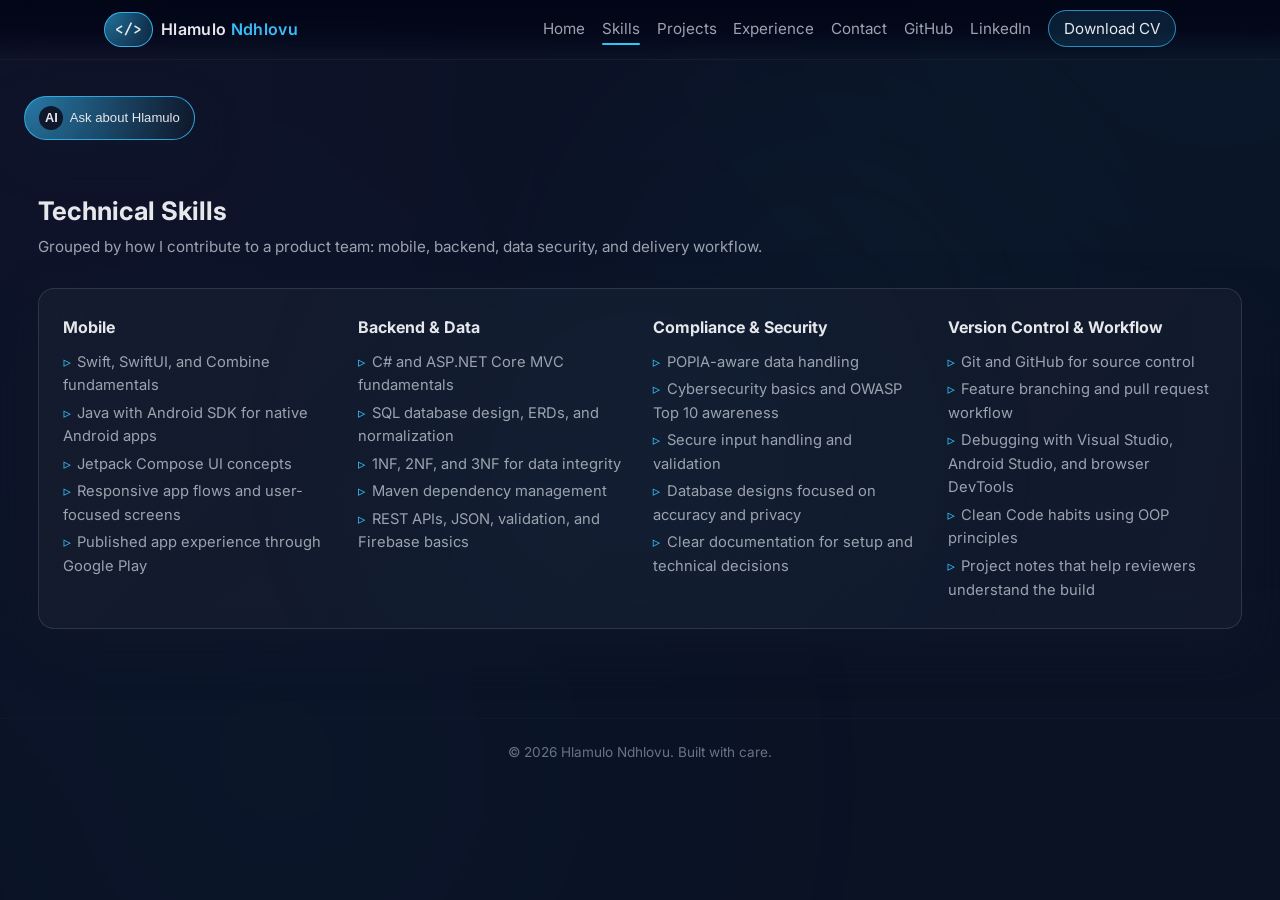
<file: skills.html>
<!DOCTYPE html>
<html lang="en">
<head>
    <meta charset="UTF-8" />
    <meta name="viewport" content="width=device-width, initial-scale=1.0" />
    <title>Skills | Hlamulo Ndhlovu</title>

    <link rel="preconnect" href="https://fonts.googleapis.com" />
    <link rel="preconnect" href="https://fonts.gstatic.com" crossorigin />
    <link href="https://fonts.googleapis.com/css2?family=Inter:wght@300;400;500;600;700&family=Fira+Code:wght@400;500&display=swap" rel="stylesheet" />

    <link rel="stylesheet" href="style.css" />
    <link rel="stylesheet" href="mediaqueries.css" />
</head>
<body>
    <header class="site-header">
        <nav class="nav" id="desktop-nav">
            <div class="nav-left">
                <a href="index.html#hero" class="logo">
                    <span class="logo-mark">&lt;/&gt;</span>
                    <span class="logo-text">Hlamulo<span> Ndhlovu</span></span>
                </a>
            </div>
            <button class="nav-toggle" aria-label="Toggle navigation" id="nav-toggle">
                <span></span>
                <span></span>
            </button>
            <ul class="nav-links" id="nav-links">
                <li><a href="index.html">Home</a></li>
                <li><a href="skills.html">Skills</a></li>
                <li><a href="projects.html">Projects</a></li>
                <li><a href="experience.html">Experience</a></li>
                <li><a href="contact.html">Contact</a></li>
                <li><a href="https://github.com/Hlamulo-Ndhlovu" target="_blank" rel="noreferrer">GitHub</a></li>
                <li><a href="https://www.linkedin.com/in/hlamulo-ndhlovu-a91922321" target="_blank" rel="noreferrer">LinkedIn</a></li>
                <li><a href="Hlamulo's Resume.pdf" class="nav-cta" download>Download CV</a></li>
            </ul>
        </nav>
    </header>

    <main>
        <section class="section">
            <div class="section-header">
                <h2>Technical Skills</h2>
                <p>Grouped by how I contribute to a product team: mobile, backend, data security, and delivery workflow.</p>
            </div>
            <div class="section-body skills-grid">
                <div class="skill-column">
                    <h3>Mobile</h3>
                    <ul>
                        <li>Swift, SwiftUI, and Combine fundamentals</li>
                        <li>Java with Android SDK for native Android apps</li>
                        <li>Jetpack Compose UI concepts</li>
                        <li>Responsive app flows and user-focused screens</li>
                        <li>Published app experience through Google Play</li>
                    </ul>
                </div>
                <div class="skill-column">
                    <h3>Backend & Data</h3>
                    <ul>
                        <li>C# and ASP.NET Core MVC fundamentals</li>
                        <li>SQL database design, ERDs, and normalization</li>
                        <li>1NF, 2NF, and 3NF for data integrity</li>
                        <li>Maven dependency management</li>
                        <li>REST APIs, JSON, validation, and Firebase basics</li>
                    </ul>
                </div>
                <div class="skill-column">
                    <h3>Compliance & Security</h3>
                    <ul>
                        <li>POPIA-aware data handling</li>
                        <li>Cybersecurity basics and OWASP Top 10 awareness</li>
                        <li>Secure input handling and validation</li>
                        <li>Database designs focused on accuracy and privacy</li>
                        <li>Clear documentation for setup and technical decisions</li>
                    </ul>
                </div>
                <div class="skill-column">
                    <h3>Version Control & Workflow</h3>
                    <ul>
                        <li>Git and GitHub for source control</li>
                        <li>Feature branching and pull request workflow</li>
                        <li>Debugging with Visual Studio, Android Studio, and browser DevTools</li>
                        <li>Clean Code habits using OOP principles</li>
                        <li>Project notes that help reviewers understand the build</li>
                    </ul>
                </div>
            </div>
        </section>
    </main>

    <footer class="site-footer">
        <p>© <span id="year"></span> Hlamulo Ndhlovu. Built with care.</p>
    </footer>

    <button class="ai-assistant-toggle" id="ai-toggle">
        <span>AI</span>
        <span>Ask about Hlamulo</span>
    </button>

    <div class="ai-assistant-window" id="ai-window">
        <div class="ai-assistant-header">
            <div class="ai-assistant-header-title">
                <div class="ai-assistant-avatar">H</div>
                <div class="ai-assistant-header-text">
                    <strong>Hlamulo AI</strong>
                    <span>Ask me about my skills, projects &amp; CV</span>
                </div>
            </div>
            <button class="ai-assistant-close" id="ai-close" aria-label="Close assistant">×</button>
        </div>
        <div class="ai-assistant-body" id="ai-messages">
            <div class="ai-message ai">
                Hi, I'm Hlamulo's portfolio assistant. Ask me about his skills, education, projects, CV, contact details, career goals, or what questions I can answer.
            </div>
        </div>
        <div class="ai-assistant-footer">
            <input
                type="text"
                class="ai-assistant-input"
                id="ai-input"
                placeholder="Ask something about Hlamulo..."
            />
            <button class="ai-assistant-send" id="ai-send">Send</button>
        </div>
    </div>

    <script src="script.js"></script>
</body>
</html>
</file>
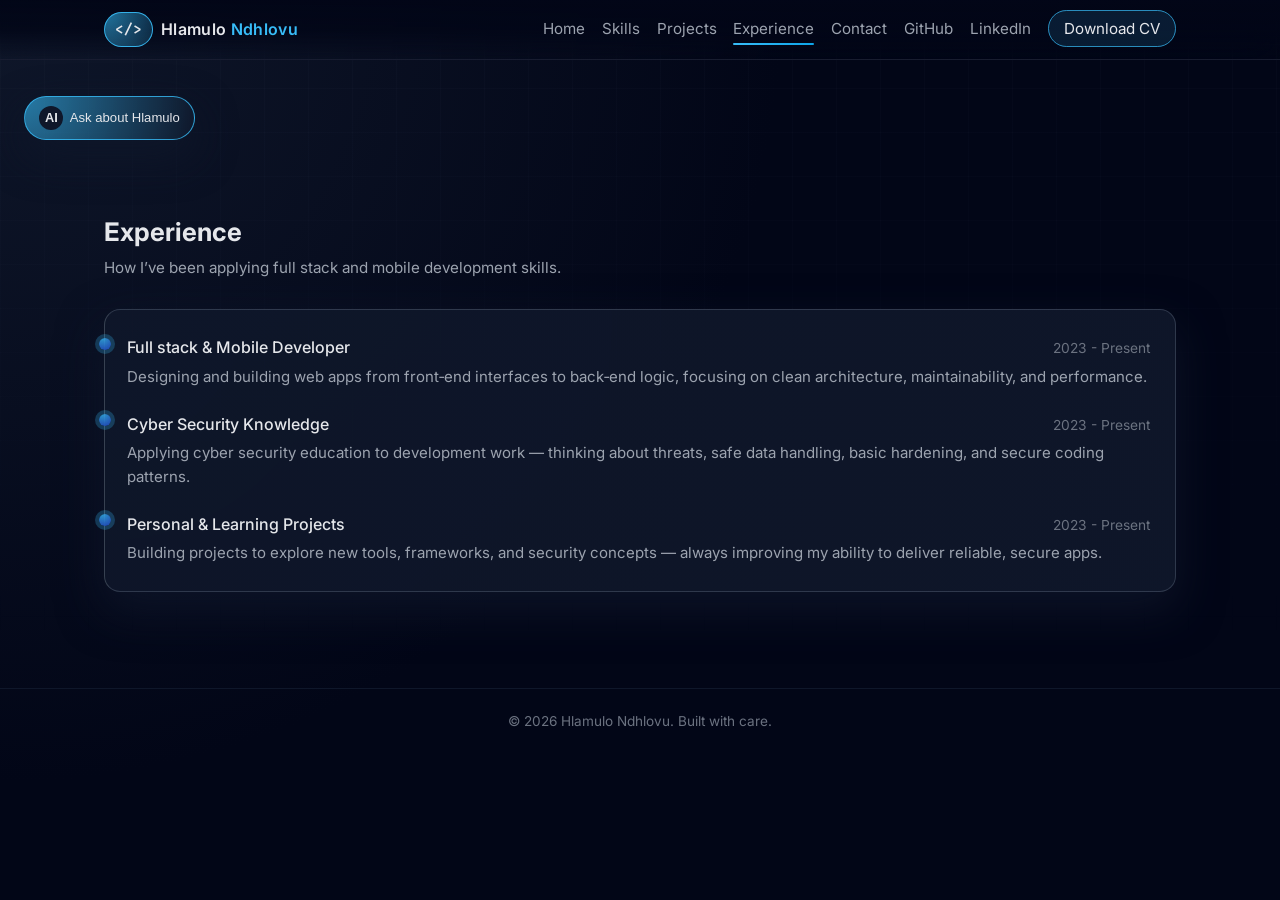
<file: Portfolio/experience.html>
<!DOCTYPE html>
<html lang="en">
<head>
    <meta charset="UTF-8" />
    <meta name="viewport" content="width=device-width, initial-scale=1.0" />
    <title>Experience | Hlamulo Ndhlovu</title>

    <link rel="preconnect" href="https://fonts.googleapis.com" />
    <link rel="preconnect" href="https://fonts.gstatic.com" crossorigin />
    <link href="https://fonts.googleapis.com/css2?family=Inter:wght@300;400;500;600;700&family=Fira+Code:wght@400;500&display=swap" rel="stylesheet" />

    <link rel="stylesheet" href="style.css" />
    <link rel="stylesheet" href="mediaqueries.css" />
</head>
<body>
    <header class="site-header">
        <nav class="nav" id="desktop-nav">
            <div class="nav-left">
                <a href="index.html#hero" class="logo">
                    <span class="logo-mark">&lt;/&gt;</span>
                    <span class="logo-text">Hlamulo<span> Ndhlovu</span></span>
                </a>
            </div>
            <button class="nav-toggle" aria-label="Toggle navigation" id="nav-toggle">
                <span></span>
                <span></span>
            </button>
            <ul class="nav-links" id="nav-links">
                <li><a href="index.html">Home</a></li>
                <li><a href="skills.html">Skills</a></li>
                <li><a href="projects.html">Projects</a></li>
                <li><a href="experience.html">Experience</a></li>
                <li><a href="contact.html">Contact</a></li>
                <li><a href="https://github.com/Hlamulo-Ndhlovu" target="_blank" rel="noreferrer">GitHub</a></li>
                <li><a href="https://www.linkedin.com/in/hlamulo-ndhlovu-a91922321" target="_blank" rel="noreferrer">LinkedIn</a></li>
                <li><a href="Hlamulo's Resume.pdf" class="nav-cta" download>Download CV</a></li>
            </ul>
        </nav>
    </header>

    <main>
        <section class="section">
            <div class="section-header">
                <h2>Experience</h2>
                <p>How I’ve been applying full stack and mobile development skills.</p>
            </div>
            <div class="section-body timeline">
                <article class="timeline-item">
                    <div class="timeline-dot"></div>
                    <div class="timeline-content">
                        <div class="timeline-meta">
                            <span class="timeline-role">Full stack & Mobile Developer</span>
                            <span class="timeline-time">2023 - Present</span>
                        </div>
                        <p>
                            Designing and building web apps from front‑end interfaces to back‑end logic,
                            focusing on clean architecture, maintainability, and performance.
                        </p>
                    </div>
                </article>

                <article class="timeline-item">
                    <div class="timeline-dot"></div>
                    <div class="timeline-content">
                        <div class="timeline-meta">
                            <span class="timeline-role">Cyber Security Knowledge</span>
                            <span class="timeline-time">2023 - Present</span>
                        </div>
                        <p>
                            Applying cyber security education to development work — thinking about threats,
                            safe data handling, basic hardening, and secure coding patterns.
                        </p>
                    </div>
                </article>

                <article class="timeline-item">
                    <div class="timeline-dot"></div>
                    <div class="timeline-content">
                        <div class="timeline-meta">
                            <span class="timeline-role">Personal & Learning Projects</span>
                            <span class="timeline-time">2023 - Present</span>
                        </div>
                        <p>
                            Building projects to explore new tools, frameworks, and security concepts —
                            always improving my ability to deliver reliable, secure apps.
                        </p>
                    </div>
                </article>
            </div>
        </section>
    </main>

    <footer class="site-footer">
        <p>© <span id="year"></span> Hlamulo Ndhlovu. Built with care.</p>
    </footer>

    <button class="ai-assistant-toggle" id="ai-toggle">
        <span>AI</span>
        <span>Ask about Hlamulo</span>
    </button>

    <div class="ai-assistant-window" id="ai-window">
        <div class="ai-assistant-header">
            <div class="ai-assistant-header-title">
                <div class="ai-assistant-avatar">H</div>
                <div class="ai-assistant-header-text">
                    <strong>Hlamulo AI</strong>
                    <span>Ask me about my skills, projects &amp; CV</span>
                </div>
            </div>
            <button class="ai-assistant-close" id="ai-close" aria-label="Close assistant">×</button>
        </div>
        <div class="ai-assistant-body" id="ai-messages">
            <div class="ai-message ai">
                Hi, I’m an assistant trained on Hlamulo’s portfolio. You can ask things like
                “What does Hlamulo specialize in?” or “Tell me about their projects.”
            </div>
        </div>
        <div class="ai-assistant-footer">
            <input
                type="text"
                class="ai-assistant-input"
                id="ai-input"
                placeholder="Ask something about Hlamulo..."
            />
            <button class="ai-assistant-send" id="ai-send">Send</button>
        </div>
    </div>

    <script src="script.js"></script>
</body>
</html>
</file>
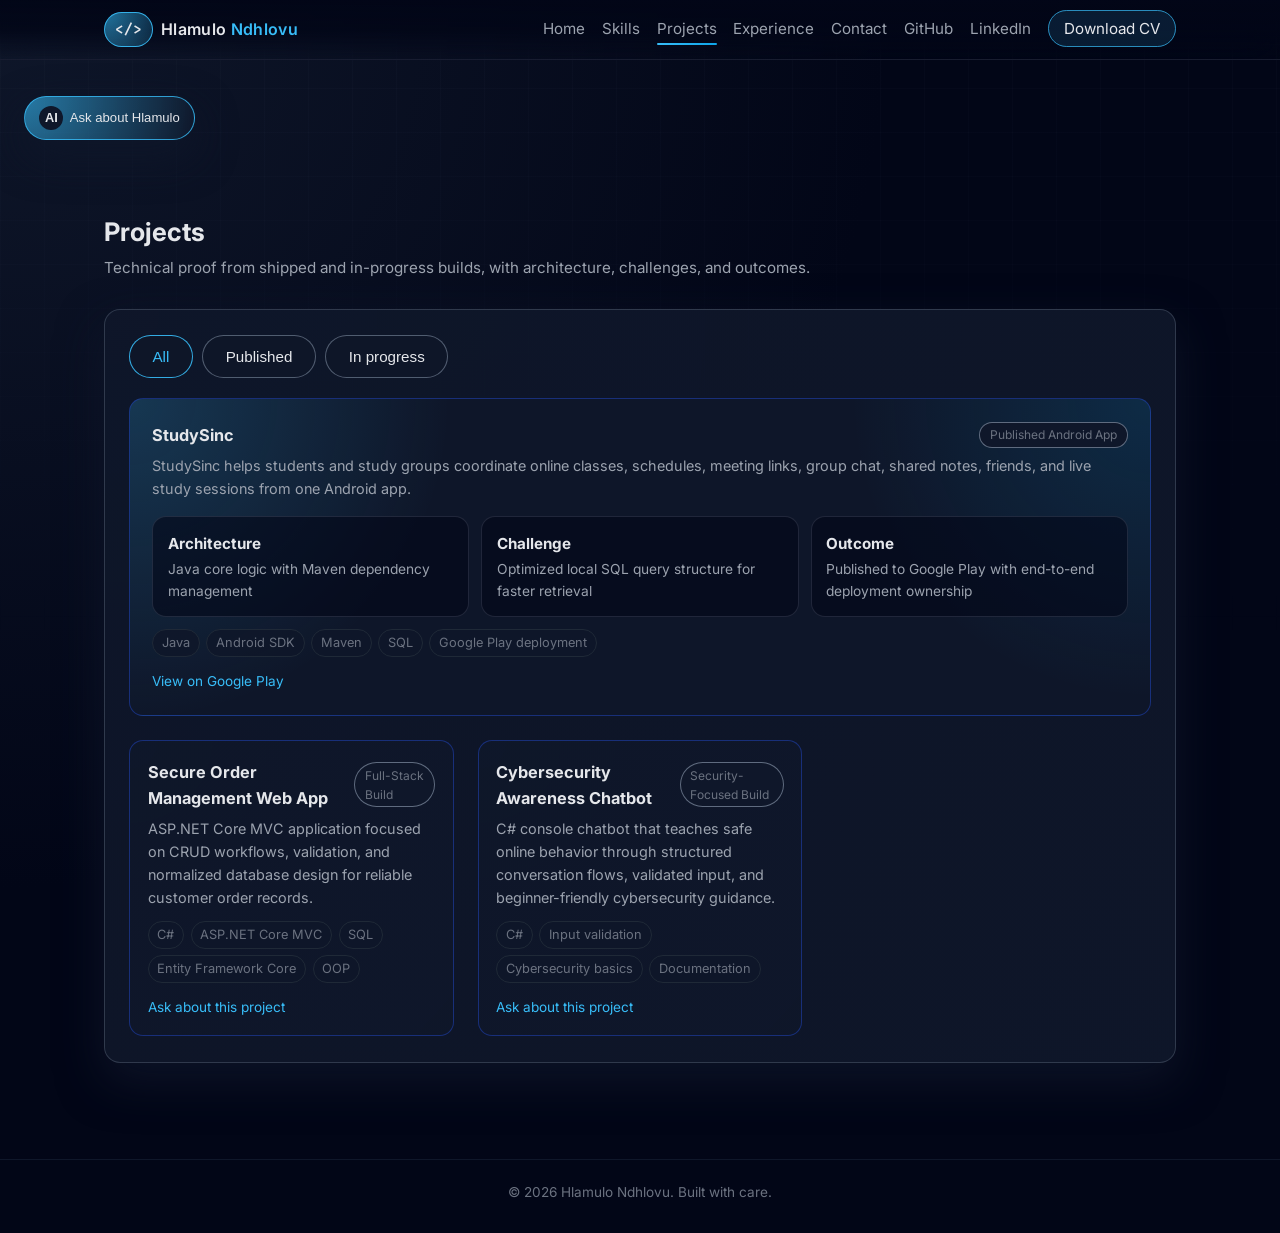
<file: Portfolio/projects.html>
<!DOCTYPE html>
<html lang="en">
<head>
    <meta charset="UTF-8" />
    <meta name="viewport" content="width=device-width, initial-scale=1.0" />
    <title>Projects | Hlamulo Ndhlovu</title>

    <link rel="preconnect" href="https://fonts.googleapis.com" />
    <link rel="preconnect" href="https://fonts.gstatic.com" crossorigin />
    <link href="https://fonts.googleapis.com/css2?family=Inter:wght@300;400;500;600;700&family=Fira+Code:wght@400;500&display=swap" rel="stylesheet" />

    <link rel="stylesheet" href="style.css" />
    <link rel="stylesheet" href="mediaqueries.css" />
</head>
<body>
    <header class="site-header">
        <nav class="nav" id="desktop-nav">
            <div class="nav-left">
                <a href="index.html#hero" class="logo">
                    <span class="logo-mark">&lt;/&gt;</span>
                    <span class="logo-text">Hlamulo<span> Ndhlovu</span></span>
                </a>
            </div>
            <button class="nav-toggle" aria-label="Toggle navigation" id="nav-toggle">
                <span></span>
                <span></span>
            </button>
            <ul class="nav-links" id="nav-links">
                <li><a href="index.html">Home</a></li>
                <li><a href="skills.html">Skills</a></li>
                <li><a href="projects.html">Projects</a></li>
                <li><a href="experience.html">Experience</a></li>
                <li><a href="contact.html">Contact</a></li>
                <li><a href="https://github.com/Hlamulo-Ndhlovu" target="_blank" rel="noreferrer">GitHub</a></li>
                <li><a href="https://www.linkedin.com/in/hlamulo-ndhlovu-a91922321" target="_blank" rel="noreferrer">LinkedIn</a></li>
                <li><a href="Hlamulo's Resume.pdf" class="nav-cta" download>Download CV</a></li>
            </ul>
        </nav>
    </header>

    <main>
        <section class="section">
            <div class="section-header">
                <h2>Projects</h2>
                <p>Technical proof from shipped and in-progress builds, with architecture, challenges, and outcomes.</p>
            </div>
            <div class="section-body">
                <div class="project-filters">
                    <button class="btn ghost project-filter is-active" data-filter="all">All</button>
                    <button class="btn ghost project-filter" data-filter="published">Published</button>
                    <button class="btn ghost project-filter" data-filter="progress">In progress</button>
                </div>

                <div class="project-grid">
                    <article class="project-card featured-project" data-category="published">
                        <div class="project-header">
                            <h3>StudySinc</h3>
                            <span class="project-tag">Published Android App</span>
                        </div>
                        <p class="project-description">
                            StudySinc helps students and study groups coordinate online classes, schedules,
                            meeting links, group chat, shared notes, friends, and live study sessions from one Android app.
                        </p>
                        <div class="project-impact">
                            <div>
                                <strong>Architecture</strong>
                                <span>Java core logic with Maven dependency management</span>
                            </div>
                            <div>
                                <strong>Challenge</strong>
                                <span>Optimized local SQL query structure for faster retrieval</span>
                            </div>
                            <div>
                                <strong>Outcome</strong>
                                <span>Published to Google Play with end-to-end deployment ownership</span>
                            </div>
                        </div>
                        <ul class="project-tech">
                            <li>Java</li>
                            <li>Android SDK</li>
                            <li>Maven</li>
                            <li>SQL</li>
                            <li>Google Play deployment</li>
                        </ul>
                        <div class="project-links">
                            <a href="https://play.google.com/store/apps/details?id=com.prokreatives.studysync&pcampaignid=web_share" target="_blank" rel="noreferrer">View on Google Play</a>
                        </div>
                    </article>

                    <article class="project-card" data-category="progress">
                        <div class="project-header">
                            <h3>Secure Order Management Web App</h3>
                            <span class="project-tag">Full-Stack Build</span>
                        </div>
                        <p class="project-description">
                            ASP.NET Core MVC application focused on CRUD workflows, validation, and
                            normalized database design for reliable customer order records.
                        </p>
                        <ul class="project-tech">
                            <li>C#</li>
                            <li>ASP.NET Core MVC</li>
                            <li>SQL</li>
                            <li>Entity Framework Core</li>
                            <li>OOP</li>
                        </ul>
                        <div class="project-links">
                            <a href="contact.html">Ask about this project</a>
                        </div>
                    </article>

                    <article class="project-card" data-category="progress">
                        <div class="project-header">
                            <h3>Cybersecurity Awareness Chatbot</h3>
                            <span class="project-tag">Security-Focused Build</span>
                        </div>
                        <p class="project-description">
                            C# console chatbot that teaches safe online behavior through structured
                            conversation flows, validated input, and beginner-friendly cybersecurity guidance.
                        </p>
                        <ul class="project-tech">
                            <li>C#</li>
                            <li>Input validation</li>
                            <li>Cybersecurity basics</li>
                            <li>Documentation</li>
                        </ul>
                        <div class="project-links">
                            <a href="contact.html">Ask about this project</a>
                        </div>
                    </article>
                </div>
            </div>
        </section>
    </main>

    <footer class="site-footer">
        <p>© <span id="year"></span> Hlamulo Ndhlovu. Built with care.</p>
    </footer>

    <button class="ai-assistant-toggle" id="ai-toggle">
        <span>AI</span>
        <span>Ask about Hlamulo</span>
    </button>

    <div class="ai-assistant-window" id="ai-window">
        <div class="ai-assistant-header">
            <div class="ai-assistant-header-title">
                <div class="ai-assistant-avatar">H</div>
                <div class="ai-assistant-header-text">
                    <strong>Hlamulo AI</strong>
                    <span>Ask me about my skills, projects &amp; CV</span>
                </div>
            </div>
            <button class="ai-assistant-close" id="ai-close" aria-label="Close assistant">×</button>
        </div>
        <div class="ai-assistant-body" id="ai-messages">
            <div class="ai-message ai">
                Hi, I'm Hlamulo's portfolio assistant. Ask me about his skills, education, projects, CV, contact details, career goals, or what questions I can answer.
            </div>
        </div>
        <div class="ai-assistant-footer">
            <input
                type="text"
                class="ai-assistant-input"
                id="ai-input"
                placeholder="Ask something about Hlamulo..."
            />
            <button class="ai-assistant-send" id="ai-send">Send</button>
        </div>
    </div>

    <script src="script.js"></script>
</body>
</html>
</file>
<file: style.css>
/* =========================
   Base & Theme
   ========================= */
*,
*::before,
*::after {
    box-sizing: border-box;
    margin: 0;
    padding: 0;
}

:root {
    --bg: #040816;
    --bg-elevated: #060b1f;
    --bg-soft: #0b1229;
    --surface: rgba(255, 255, 255, 0.02);
    --surface-soft: rgba(255, 255, 255, 0.04);
    --border-subtle: rgba(148, 163, 184, 0.2);
    --accent: #38bdf8;
    --accent-strong: #22d3ee;
    --accent-purple: #a855f7;
    --accent-soft: rgba(56, 189, 248, 0.12);
    --text-main: #e5e7eb;
    --text-muted: #9ca3af;
    --text-subtle: #6b7280;
    --danger: #f97373;
    --shadow-soft: 0 18px 45px rgba(4, 8, 22, 0.75);
    --radius-lg: 16px;
    --radius-md: 10px;
    --radius-pill: 999px;
    --transition-fast: 0.18s ease-out;
    --transition-med: 0.24s ease;
    --nav-height: 72px;
}

html {
    scroll-behavior: smooth;
}

body {
    min-height: 100vh;
    font-family: "Inter", system-ui, -apple-system, BlinkMacSystemFont, "Segoe UI", sans-serif;
    color: var(--text-main);
    line-height: 1.6;
    -webkit-font-smoothing: antialiased;
    background: #0b1224;
    position: relative;
    overflow-x: hidden;
    padding: 0;
}

body::before {
    content: "";
    position: fixed;
    inset: -20%;
    pointer-events: none;
    background:
        radial-gradient(circle at 18% 18%, rgba(168, 85, 247, 0.12), transparent 42%),
        radial-gradient(circle at 82% 12%, rgba(34, 211, 238, 0.12), transparent 38%),
        radial-gradient(circle at 30% 76%, rgba(56, 189, 248, 0.1), transparent 42%);
    filter: blur(36px);
    opacity: 0.28;
    z-index: -2;
}

body::after {
    content: "";
    position: fixed;
    inset: 0;
    pointer-events: none;
    background: radial-gradient(circle at 65% 35%, rgba(56, 189, 248, 0.2), transparent 35%);
    filter: blur(90px);
    opacity: 0.18;
    z-index: -3;
}

img {
    max-width: 100%;
    display: block;
}

a {
    color: inherit;
    text-decoration: none;
}

ul {
    list-style: none;
}

main {
    max-width: 1280px;
    margin: 0 auto;
    padding: 4.2rem 2.4rem 3.6rem;
}

.accent {
    color: var(--accent);
}

/* =========================
   Header & Navigation
   ========================= */
.site-header {
    position: sticky;
    top: 0;
    z-index: 20;
    backdrop-filter: blur(18px);
    background: linear-gradient(to bottom, rgba(2, 6, 23, 0.96), rgba(2, 6, 23, 0.85), transparent);
    border-bottom: 1px solid rgba(148, 163, 184, 0.15);
}

.nav {
    max-width: 1120px;
    margin: 0 auto;
    padding: 0.75rem 1.5rem;
    display: flex;
    align-items: center;
    justify-content: space-between;
    gap: 1rem;
}

.logo {
    display: inline-flex;
    align-items: center;
    gap: 0.5rem;
    font-weight: 600;
    letter-spacing: 0.02em;
    color: var(--text-main);
}

.logo-mark {
    padding: 0.3rem 0.6rem;
    border-radius: var(--radius-pill);
    background: radial-gradient(circle at 0 0, rgba(56, 189, 248, 0.6), rgba(56, 189, 248, 0.15));
    border: 1px solid rgba(56, 189, 248, 0.9);
    font-family: "Fira Code", ui-monospace, SFMono-Regular, Menlo, Monaco, Consolas, "Liberation Mono", "Courier New", monospace;
    font-size: 0.9rem;
}

.logo-text span:last-child {
    color: var(--accent);
}

.nav-links {
    display: flex;
    align-items: center;
    gap: 1.05rem;
    font-size: 0.95rem;
    color: var(--text-muted);
}

.nav-links a {
    position: relative;
    padding-block: 0.4rem;
    transition: color var(--transition-fast);
}

.nav-links a::after {
    content: "";
    position: absolute;
    left: 0;
    bottom: 0;
    width: 0;
    height: 2px;
    border-radius: 999px;
    background: linear-gradient(to right, var(--accent), var(--accent-strong));
    transition: width var(--transition-fast);
}

.nav-links a:hover {
    color: var(--text-main);
}

.nav-links a:hover::after,
.nav-links a.active::after {
    width: 100%;
}

.nav-links a.nav-cta {
    padding: 0.5rem 0.95rem;
    border-radius: var(--radius-pill);
    border: 1px solid rgba(56, 189, 248, 0.7);
    background: rgba(56, 189, 248, 0.12);
    color: var(--text-main);
}

.nav-links a.nav-cta::after {
    display: none;
}

.nav-toggle {
    display: none;
    width: 40px;
    height: 40px;
    border-radius: 999px;
    border: 1px solid rgba(148, 163, 184, 0.3);
    background: radial-gradient(circle at 30% 0, rgba(56, 189, 248, 0.3), rgba(15, 23, 42, 1));
    display: none;
    align-items: center;
    justify-content: center;
    gap: 6px;
    flex-direction: column;
    cursor: pointer;
    padding: 0;
}

.nav-toggle span {
    width: 18px;
    height: 2px;
    border-radius: 999px;
    background: #e5e7eb;
    transition: transform var(--transition-fast), opacity var(--transition-fast);
}

.nav-toggle.is-open span:nth-child(1) {
    transform: translateY(4px) rotate(45deg);
}

.nav-toggle.is-open span:nth-child(2) {
    transform: translateY(-4px) rotate(-45deg);
}

/* =========================
   Hero
   ========================= */
.hero {
    display: grid;
    grid-template-columns: minmax(0, 3.5fr) minmax(0, 2.5fr);
    gap: 3.5rem;
    align-items: center;
    padding-top: 1.2rem;
    position: relative;
    overflow: hidden;
    isolation: isolate;
}

.hero-eyebrow {
    font-size: 0.85rem;
    text-transform: uppercase;
    letter-spacing: 0.18em;
    color: var(--accent);
    margin-bottom: 0.75rem;
}

.hero h1 {
    max-width: 44rem;
    font-size: clamp(2.8rem, 5vw, 4.8rem);
    line-height: 1.1;
    margin-bottom: 1rem;
    letter-spacing: -0.055em;
}

.hero-subtitle {
    color: var(--text-muted);
    max-width: 40rem;
    font-size: 1.05rem;
}

.hero-badges {
    display: flex;
    flex-wrap: wrap;
    gap: 0.55rem;
    margin-top: 1.1rem;
}

.hero-badges span {
    padding: 0.34rem 0.75rem;
    border-radius: var(--radius-pill);
    background: rgba(56, 189, 248, 0.1);
    border: 1px solid rgba(56, 189, 248, 0.24);
    color: #bae6fd;
    font-size: 0.82rem;
}

.hero-actions {
    margin: 1.8rem 0 1.5rem;
    display: flex;
    flex-wrap: wrap;
    gap: 0.9rem;
}

.btn {
    display: inline-flex;
    align-items: center;
    justify-content: center;
    gap: 0.35rem;
    padding: 0.72rem 1.4rem;
    border-radius: var(--radius-pill);
    font-size: 0.95rem;
    border: 1px solid transparent;
    cursor: pointer;
    transition:
        transform 0.16s ease-out,
        box-shadow 0.2s ease-out,
        background var(--transition-fast),
        border-color var(--transition-fast),
        color var(--transition-fast);
    position: relative;
    overflow: hidden;
}

.btn.primary {
    background: linear-gradient(120deg, var(--accent) 0%, var(--accent-purple) 48%, var(--accent-strong) 100%);
    background-size: 220% 220%;
    border-color: transparent;
    color: #e5e7eb;
    box-shadow: 0 16px 40px rgba(34, 211, 238, 0.35);
    animation: shimmer 9s ease-in-out infinite;
}

.btn.primary:hover {
    transform: translateY(-2px) scale(1.01);
    box-shadow: 0 22px 50px rgba(34, 211, 238, 0.45);
    background-position: 80% 50%;
}

.btn.ghost {
    border-color: rgba(148, 163, 184, 0.45);
    background: rgba(255, 255, 255, 0.02);
    color: var(--text-main);
    backdrop-filter: blur(12px);
}

.btn.ghost:hover {
    border-color: rgba(56, 189, 248, 0.8);
    color: var(--accent);
    transform: translateY(-2px);
}

.btn.full-width {
    width: 100%;
}

.hero-meta {
    display: grid;
    grid-template-columns: repeat(4, minmax(0, 1fr));
    gap: 1rem;
    padding-top: 1.4rem;
    border-top: 1px solid rgba(31, 41, 55, 1);
    margin-top: 0.75rem;
}

.hero-meta > div {
    padding: 0.85rem;
    border-radius: 14px;
    background: rgba(15, 23, 42, 0.62);
    border: 1px solid rgba(148, 163, 184, 0.18);
}

.hero-label {
    display: block;
    font-size: 0.8rem;
    text-transform: uppercase;
    letter-spacing: 0.18em;
    color: var(--text-subtle);
    margin-bottom: 0.25rem;
}

.hero-value {
    font-size: 0.95rem;
    color: var(--text-main);
}

.hero-aside {
    position: relative;
    display: grid;
    gap: 1rem;
    max-width: 480px;
    width: 100%;
    margin-left: auto;
}

.hero::before,
.hero::after {
    content: "";
    position: absolute;
    inset: -15% -20%;
    filter: blur(75px);
    opacity: 0.6;
    z-index: -1;
    background: radial-gradient(circle at 20% 20%, rgba(56, 189, 248, 0.24), transparent 50%);
    animation: floaty 22s ease-in-out infinite alternate;
}

.hero::after {
    background: radial-gradient(circle at 75% 30%, rgba(168, 85, 247, 0.2), transparent 50%);
    animation-duration: 26s;
}

.profile-photo-card {
    border-radius: 20px;
    padding: 1rem;
    background: rgba(15, 23, 42, 0.92);
    border: 1px solid rgba(148, 163, 184, 0.35);
    box-shadow: var(--shadow-soft);
}

.profile-photo-frame {
    aspect-ratio: 1 / 1;
    overflow: hidden;
    border-radius: 50%;
    border: 1px solid rgba(56, 189, 248, 0.45);
    background: radial-gradient(circle at 0 0, rgba(56, 189, 248, 0.25), rgba(2, 6, 23, 0.98));
}

.profile-photo-frame img,
.profile-photo-placeholder {
    width: 100%;
    height: 100%;
}

.profile-photo-frame img {
    border-radius: inherit;
    object-fit: cover;
}

.profile-photo-placeholder {
    display: grid;
    place-items: center;
    gap: 0.5rem;
    text-align: center;
    color: var(--text-muted);
}

.profile-photo-placeholder span {
    display: inline-flex;
    align-items: center;
    justify-content: center;
    width: 4rem;
    height: 4rem;
    border-radius: 999px;
    background: rgba(56, 189, 248, 0.16);
    border: 1px solid rgba(56, 189, 248, 0.6);
    color: var(--accent);
    font-weight: 700;
    font-size: 1.4rem;
}

.profile-photo-placeholder small {
    font-size: 0.85rem;
}

.profile-photo-caption {
    margin-top: 0.8rem;
    color: var(--text-muted);
    font-size: 0.9rem;
    text-align: center;
}

.hero-card {
    position: relative;
    border-radius: 20px;
    padding: 1.4rem 1.3rem 1.1rem;
    background: radial-gradient(circle at 0 0, rgba(56, 189, 248, 0.2), rgba(15, 23, 42, 0.98));
    border: 1px solid rgba(148, 163, 184, 0.4);
    box-shadow: var(--shadow-soft);
}

.hero-card::before {
    content: "";
    position: absolute;
    inset: -1px;
    border-radius: inherit;
    background: conic-gradient(from 180deg at 0% 0%, rgba(56, 189, 248, 0.7), transparent, transparent, rgba(56, 189, 248, 0.7));
    opacity: 0.2;
    z-index: -1;
}

.code-title {
    font-size: 0.8rem;
    text-transform: uppercase;
    letter-spacing: 0.18em;
    color: var(--text-subtle);
    margin-bottom: 0.5rem;
}

.code-block {
    font-family: "Fira Code", ui-monospace, SFMono-Regular, Menlo, Monaco, Consolas, "Liberation Mono", "Courier New", monospace;
    font-size: 0.9rem;
    color: #e5e7eb;
    background: radial-gradient(circle at 0 0, rgba(15, 23, 42, 0.8), rgba(15, 23, 42, 0.95));
    border-radius: 12px;
    padding: 0.9rem 1rem;
    border: 1px solid rgba(30, 64, 175, 0.5);
    overflow-x: auto;
}

/* =========================
   Sections
   ========================= */
.section {
    margin-top: 4rem;
}

.section-header {
    margin-bottom: 1.8rem;
}

.section-header h2 {
    font-size: 1.6rem;
    margin-bottom: 0.2rem;
}

.section-header p {
    font-size: 0.95rem;
    color: var(--text-muted);
}

.section-body {
    background:
        linear-gradient(135deg, rgba(255, 255, 255, 0.02), rgba(255, 255, 255, 0.01)),
        radial-gradient(circle at 0 0, rgba(15, 23, 42, 0.9), rgba(15, 23, 42, 0.95));
    border-radius: var(--radius-lg);
    border: 1px solid var(--border-subtle);
    padding: 1.6rem 1.5rem;
    box-shadow: 0 18px 45px rgba(15, 23, 42, 0.8);
    backdrop-filter: blur(12px);
    position: relative;
    overflow: hidden;
}

.section-body::after {
    content: "";
    position: absolute;
    inset: -30% -20%;
    background: radial-gradient(circle, rgba(56, 189, 248, 0.08), transparent 50%);
    filter: blur(60px);
    opacity: 0.4;
    z-index: 0;
}

.section-body > * {
    position: relative;
    z-index: 1;
}

.spotlight-card {
    display: grid;
    grid-template-columns: minmax(0, 1.4fr) minmax(260px, 0.8fr);
    gap: 1.5rem;
    align-items: stretch;
    background:
        radial-gradient(circle at 12% 0%, rgba(56, 189, 248, 0.22), transparent 34%),
        linear-gradient(135deg, rgba(15, 23, 42, 0.98), rgba(2, 6, 23, 0.96));
}

.spotlight-card h3 {
    margin-top: 0.7rem;
    font-size: clamp(1.6rem, 3vw, 2.3rem);
    letter-spacing: -0.04em;
}

.spotlight-card p {
    max-width: 44rem;
    color: var(--text-muted);
    margin-top: 0.6rem;
}

.case-study-grid {
    display: grid;
    grid-template-columns: repeat(3, minmax(0, 1fr));
    gap: 0.85rem;
    margin-top: 1.1rem;
}

.case-study-grid div {
    padding: 0.95rem;
    border-radius: 14px;
    background: rgba(2, 6, 23, 0.58);
    border: 1px solid rgba(148, 163, 184, 0.18);
}

.case-study-grid h4 {
    font-size: 0.92rem;
    color: var(--text-main);
    margin-bottom: 0.35rem;
}

.case-study-grid p {
    margin-top: 0;
    font-size: 0.88rem;
}

.spotlight-metrics {
    display: grid;
    gap: 0.75rem;
}

.spotlight-metrics div,
.project-impact div {
    padding: 0.9rem;
    border-radius: 14px;
    background: rgba(2, 6, 23, 0.58);
    border: 1px solid rgba(148, 163, 184, 0.18);
}

.spotlight-metrics strong,
.project-impact strong {
    display: block;
    color: var(--text-main);
    font-size: 0.95rem;
}

.spotlight-metrics span,
.project-impact span {
    display: block;
    color: var(--text-muted);
    font-size: 0.86rem;
    margin-top: 0.1rem;
}

/* Scroll reveal */
.reveal {
    opacity: 0;
    transform: translateY(16px);
    filter: blur(4px);
    transition:
        opacity 0.55s ease-out,
        transform 0.55s ease-out,
        filter 0.55s ease-out;
}

.reveal-visible {
    opacity: 1;
    transform: translateY(0);
    filter: blur(0);
}

@media (prefers-reduced-motion: reduce) {
    .reveal {
        opacity: 1;
        transform: none;
        filter: none;
    }
}

/* About */
.about-grid {
    display: grid;
    grid-template-columns: minmax(0, 2fr) minmax(0, 1.5fr);
    gap: 2rem;
}

.about-grid p + p {
    margin-top: 0.75rem;
}

.about-highlights {
    display: flex;
    align-items: stretch;
}

.pill-card {
    width: 100%;
    padding: 1rem 1.1rem;
    border-radius: var(--radius-md);
    border: 1px solid rgba(56, 189, 248, 0.6);
    background: radial-gradient(circle at 0 0, rgba(56, 189, 248, 0.25), rgba(15, 23, 42, 0.95));
}

.pill-card .pill-title {
    display: inline-flex;
    align-items: center;
    gap: 0.4rem;
    padding: 0.12rem 0.7rem;
    border-radius: 999px;
    background: rgba(15, 23, 42, 0.95);
    border: 1px solid rgba(148, 163, 184, 0.5);
    font-size: 0.8rem;
    text-transform: uppercase;
    letter-spacing: 0.14em;
    color: var(--text-subtle);
    margin-bottom: 0.7rem;
}

.pill-card ul {
    list-style: disc;
    padding-left: 1.2rem;
    color: var(--text-main);
    font-size: 0.92rem;
}

.pill-card li + li {
    margin-top: 0.3rem;
}

/* Skills */
.skills-grid {
    display: grid;
    grid-template-columns: repeat(4, minmax(0, 1fr));
    gap: 1.6rem;
}

.skill-column h3 {
    font-size: 1rem;
    margin-bottom: 0.65rem;
}

.skill-column ul {
    display: grid;
    gap: 0.25rem;
    font-size: 0.92rem;
    color: var(--text-muted);
}

.skill-column li::before {
    content: "▹";
    display: inline-block;
    margin-right: 0.4rem;
    color: var(--accent);
}

/* Experience */
.timeline {
    border-left: 1px solid rgba(55, 65, 81, 1);
    padding-left: 1.4rem;
    display: grid;
    gap: 1.4rem;
}

.timeline-item {
    position: relative;
}

.timeline-dot {
    position: absolute;
    left: -1.8rem;
    top: 0.15rem;
    width: 0.75rem;
    height: 0.75rem;
    border-radius: 999px;
    background: radial-gradient(circle at 30% 0, rgba(56, 189, 248, 0.8), rgba(30, 64, 175, 1));
    box-shadow: 0 0 0 4px rgba(56, 189, 248, 0.25);
}

.timeline-meta {
    display: flex;
    justify-content: space-between;
    align-items: baseline;
    gap: 0.75rem;
    margin-bottom: 0.25rem;
}

.timeline-role {
    font-weight: 500;
}

.timeline-time {
    font-size: 0.86rem;
    color: var(--text-subtle);
}

.timeline p {
    font-size: 0.94rem;
    color: var(--text-muted);
}

/* Projects */
.project-grid {
    display: grid;
    grid-template-columns: repeat(3, minmax(0, 1fr));
    gap: 1.5rem;
}

.project-filters {
    display: flex;
    flex-wrap: wrap;
    gap: 0.6rem;
    margin-bottom: 1.3rem;
}

.project-filter {
    position: relative;
    border-color: rgba(148, 163, 184, 0.35);
    background: rgba(255, 255, 255, 0.02);
    color: var(--text-main);
    overflow: hidden;
}

.project-filter::after {
    content: "";
    position: absolute;
    inset: 0;
    background: linear-gradient(120deg, rgba(56, 189, 248, 0.18), rgba(168, 85, 247, 0.18));
    opacity: 0;
    transition: opacity var(--transition-fast);
    z-index: 0;
}

.project-filter.is-active {
    border-color: rgba(56, 189, 248, 0.9);
    color: var(--accent);
}

.project-filter.is-active::after {
    opacity: 1;
}

.project-filter span,
.project-filter strong,
.project-filter em {
    position: relative;
    z-index: 1;
}

.project-filter.is-active {
    border-color: rgba(56, 189, 248, 0.9);
    color: var(--accent);
}

.project-card {
    position: relative;
    border-radius: 16px;
    padding: 1.1rem 1.1rem 1rem;
    background:
        linear-gradient(135deg, rgba(255, 255, 255, 0.03), rgba(255, 255, 255, 0.01)),
        radial-gradient(circle at 0 0, rgba(15, 23, 42, 0.96), rgba(6, 11, 31, 0.98));
    border: 1px solid rgba(56, 189, 248, 0.16);
    transition: transform 0.2s ease-out, box-shadow 0.22s ease-out, border-color var(--transition-fast), background var(--transition-fast);
    overflow: hidden;
}

.featured-project {
    grid-column: span 3;
    padding: 1.4rem;
    background:
        radial-gradient(circle at 0 0, rgba(56, 189, 248, 0.2), transparent 30%),
        radial-gradient(circle at 100% 0, rgba(14, 165, 233, 0.15), transparent 28%),
        rgba(15, 23, 42, 0.98);
}

.project-card:hover {
    transform: translateY(-5px) scale(1.01);
    box-shadow: 0 22px 60px rgba(4, 8, 22, 0.85);
    border-color: rgba(56, 189, 248, 0.5);
    background:
        linear-gradient(135deg, rgba(56, 189, 248, 0.12), rgba(168, 85, 247, 0.08)),
        radial-gradient(circle at 0 0, rgba(6, 11, 31, 0.95), rgba(4, 8, 22, 0.98));
}

.project-card::before {
    content: "";
    position: absolute;
    inset: -40%;
    background: radial-gradient(circle, rgba(56, 189, 248, 0.12), transparent 45%);
    transform: translate(-10%, -10%);
    opacity: 0;
    transition: opacity 0.2s ease-out, transform 0.35s ease-out;
    z-index: 0;
}

.project-card:hover::before {
    opacity: 1;
    transform: translate(0, 0);
}

.project-card > * {
    position: relative;
    z-index: 1;
}

.project-header {
    display: flex;
    align-items: center;
    justify-content: space-between;
    gap: 0.75rem;
    margin-bottom: 0.4rem;
}

.project-header h3 {
    font-size: 1.02rem;
}

.project-tag {
    font-size: 0.75rem;
    padding: 0.15rem 0.6rem;
    border-radius: 999px;
    background: rgba(15, 23, 42, 1);
    border: 1px solid rgba(148, 163, 184, 0.6);
    color: var(--text-subtle);
}

.project-description {
    font-size: 0.9rem;
    color: var(--text-muted);
    margin-top: 0.2rem;
}

.project-impact {
    display: grid;
    grid-template-columns: repeat(3, minmax(0, 1fr));
    gap: 0.75rem;
    margin-top: 1rem;
}

.project-tech {
    display: flex;
    flex-wrap: wrap;
    gap: 0.4rem;
    margin: 0.75rem 0 0.9rem;
    font-size: 0.8rem;
    color: var(--text-subtle);
}

.project-tech li {
    padding: 0.16rem 0.55rem;
    border-radius: 999px;
    border: 1px solid rgba(31, 41, 55, 1);
    background: rgba(15, 23, 42, 0.9);
}

.project-links {
    display: flex;
    gap: 0.8rem;
    font-size: 0.85rem;
}

.project-links a {
    color: var(--accent);
}

.project-links a:hover {
    text-decoration: underline;
}

/* Contact */
.contact-grid {
    display: grid;
    grid-template-columns: minmax(0, 1.4fr) minmax(0, 1.8fr);
    gap: 1.75rem;
}

.contact-grid p {
    font-size: 0.95rem;
    color: var(--text-muted);
}

.contact-list {
    margin-top: 0.75rem;
    display: grid;
    gap: 0.4rem;
    font-size: 0.9rem;
}

.contact-list span {
    color: var(--text-subtle);
    margin-right: 0.3rem;
}

.contact-list a {
    color: var(--accent);
}

.contact-list a:hover {
    text-decoration: underline;
}

.contact-form {
    display: grid;
    gap: 0.9rem;
}

.field {
    display: grid;
    gap: 0.25rem;
}

.field label {
    font-size: 0.86rem;
    color: var(--text-subtle);
}

.field-error label {
    color: var(--danger);
}

input,
textarea {
    width: 100%;
    border-radius: 10px;
    border: 1px solid rgba(31, 41, 55, 1);
    background: rgba(15, 23, 42, 0.96);
    color: var(--text-main);
    padding: 0.6rem 0.7rem;
    font-size: 0.92rem;
    outline: none;
    transition: border-color var(--transition-fast), box-shadow var(--transition-fast), background var(--transition-fast);
    font-family: inherit;
}

textarea {
    resize: vertical;
    min-height: 120px;
}

input::placeholder,
textarea::placeholder {
    color: var(--text-subtle);
}

input:focus,
textarea:focus {
    border-color: rgba(56, 189, 248, 0.8);
    box-shadow: 0 0 0 1px rgba(56, 189, 248, 0.5);
    background: rgba(15, 23, 42, 0.98);
}

.field-error input,
.field-error textarea {
    border-color: var(--danger);
    box-shadow: 0 0 0 1px rgba(248, 113, 113, 0.5);
}

.form-note {
    margin-top: 0.25rem;
    font-size: 0.8rem;
    color: var(--text-subtle);
}

.form-status {
    margin-top: 0.1rem;
    font-size: 0.82rem;
    color: var(--text-subtle);
}

.form-status.is-error {
    color: var(--danger);
}

.form-status.is-success {
    color: var(--accent);
}

.contact-cta-card {
    display: flex;
    align-items: center;
    justify-content: space-between;
    gap: 1.5rem;
    background:
        radial-gradient(circle at 0 0, rgba(56, 189, 248, 0.22), transparent 34%),
        linear-gradient(135deg, rgba(15, 23, 42, 0.98), rgba(2, 6, 23, 0.98));
}

.contact-cta-card h2 {
    margin-top: 0.7rem;
    font-size: clamp(1.5rem, 3vw, 2.15rem);
    letter-spacing: -0.04em;
}

.contact-cta-card p {
    margin-top: 0.45rem;
    color: var(--text-muted);
}

.contact-cta-card .hero-actions {
    justify-content: flex-end;
    margin: 0;
}

/* Footer */
.site-footer {
    border-top: 1px solid rgba(15, 23, 42, 1);
    padding: 1.4rem 1.5rem 1.8rem;
    margin-top: 2rem;
    text-align: center;
    color: var(--text-subtle);
    font-size: 0.85rem;
}

.site-footer p {
    max-width: 1120px;
    margin: 0 auto;
}

/* =========================
   AI Assistant
   ========================= */
.ai-assistant-toggle {
    position: fixed;
    top: 6rem;
    left: 1.5rem;
    z-index: 30;
    display: inline-flex;
    align-items: center;
    gap: 0.4rem;
    padding: 0.55rem 0.9rem;
    border-radius: 999px;
    border: 1px solid rgba(56, 189, 248, 0.8);
    background: radial-gradient(circle at 0 0, rgba(56, 189, 248, 0.6), rgba(15, 23, 42, 0.98));
    color: #e5e7eb;
    font-size: 0.82rem;
    cursor: pointer;
    box-shadow: 0 16px 40px rgba(15, 23, 42, 0.95);
    transition: transform 0.16s ease-out, box-shadow 0.18s ease-out, background var(--transition-fast);
}

.ai-assistant-toggle span:first-child {
    display: inline-flex;
    align-items: center;
    justify-content: center;
    width: 1.5rem;
    height: 1.5rem;
    border-radius: 999px;
    background: rgba(15, 23, 42, 1);
    font-weight: 600;
    font-size: 0.8rem;
}

.ai-assistant-toggle span:last-child {
    white-space: nowrap;
    color: var(--text-main);
}

.ai-assistant-toggle:hover {
    transform: translateY(-1px);
    box-shadow: 0 20px 50px rgba(15, 23, 42, 1);
}

.ai-assistant-window {
    position: fixed;
    top: 7.6rem;
    left: 1.5rem;
    width: min(320px, 80vw);
    max-height: 380px;
    display: flex;
    flex-direction: column;
    border-radius: 14px;
    background: radial-gradient(circle at 0 0, rgba(15, 23, 42, 0.98), rgba(15, 23, 42, 1));
    border: 1px solid rgba(30, 64, 175, 0.7);
    box-shadow: 0 22px 55px rgba(15, 23, 42, 1);
    overflow: hidden;
    z-index: 40;
    opacity: 0;
    pointer-events: none;
    transform: translateY(12px);
    transition: opacity 0.18s ease-out, transform 0.18s ease-out;
}

.ai-assistant-window.is-open {
    opacity: 1;
    pointer-events: auto;
    transform: translateY(0);
}

.ai-assistant-header {
    display: flex;
    align-items: center;
    justify-content: space-between;
    gap: 0.5rem;
    padding: 0.6rem 0.7rem;
    border-bottom: 1px solid rgba(31, 41, 55, 1);
    background: radial-gradient(circle at 0 0, rgba(15, 23, 42, 1), rgba(15, 23, 42, 0.98));
}

.ai-assistant-header-title {
    display: flex;
    align-items: center;
    gap: 0.5rem;
}

.ai-assistant-avatar {
    width: 1.6rem;
    height: 1.6rem;
    border-radius: 999px;
    display: inline-flex;
    align-items: center;
    justify-content: center;
    background: radial-gradient(circle at 0 0, rgba(56, 189, 248, 0.7), rgba(30, 64, 175, 1));
    font-size: 0.9rem;
    font-weight: 600;
}

.ai-assistant-header-text {
    display: flex;
    flex-direction: column;
    gap: 0.1rem;
}

.ai-assistant-header-text span {
    font-size: 0.78rem;
    color: var(--text-subtle);
}

.ai-assistant-close {
    border: none;
    background: transparent;
    color: var(--text-subtle);
    cursor: pointer;
    font-size: 1.1rem;
    line-height: 1;
}

.ai-assistant-body {
    padding: 0.7rem 0.7rem 0.5rem;
    display: flex;
    flex-direction: column;
    gap: 0.45rem;
    font-size: 0.83rem;
    color: var(--text-main);
    overflow-y: auto;
}

.ai-message {
    padding: 0.4rem 0.55rem;
    border-radius: 0.6rem;
    max-width: 90%;
}

.ai-message.ai {
    align-self: flex-start;
    background: rgba(15, 23, 42, 0.95);
    border: 1px solid rgba(30, 64, 175, 0.8);
}

.ai-message.user {
    align-self: flex-end;
    background: rgba(56, 189, 248, 0.16);
    border: 1px solid rgba(56, 189, 248, 0.6);
}

.ai-assistant-footer {
    padding: 0.5rem 0.6rem 0.55rem;
    display: flex;
    align-items: center;
    gap: 0.4rem;
    border-top: 1px solid rgba(31, 41, 55, 1);
}

.ai-assistant-input {
    flex: 1;
    border-radius: 999px;
    border: 1px solid rgba(31, 41, 55, 1);
    background: rgba(15, 23, 42, 0.96);
    color: var(--text-main);
    padding: 0.45rem 0.7rem;
    font-size: 0.82rem;
    outline: none;
}

.ai-assistant-input::placeholder {
    color: var(--text-subtle);
}

.ai-assistant-send {
    border-radius: 999px;
    border: 1px solid rgba(56, 189, 248, 0.8);
    background: radial-gradient(circle at 0 0, rgba(56, 189, 248, 0.5), rgba(56, 189, 248, 0.18));
    color: #e5e7eb;
    padding: 0.35rem 0.7rem;
    font-size: 0.8rem;
    cursor: pointer;
}

@media (max-width: 640px) {
    .ai-assistant-toggle {
        left: 1.1rem;
        top: auto;
        bottom: 1.2rem;
    }

    .ai-assistant-window {
        left: 0.9rem;
        right: 0.9rem;
        top: auto;
        width: auto;
        max-width: none;
    }
}

/* =========================
   Animations
   ========================= */
@keyframes aurora {
    0% {
        transform: translateY(0) scale(1);
    }
    50% {
        transform: translateY(-4%) scale(1.02);
    }
    100% {
        transform: translateY(3%) scale(1.01);
    }
}

@keyframes floaty {
    0% {
        transform: translate3d(-6px, -10px, 0) scale(1);
    }
    50% {
        transform: translate3d(10px, 6px, 0) scale(1.03);
    }
    100% {
        transform: translate3d(-8px, 10px, 0) scale(1);
    }
}

@keyframes shimmer {
    0% {
        background-position: 0% 50%;
    }
    50% {
        background-position: 100% 50%;
    }
    100% {
        background-position: 0% 50%;
    }
}
</file>
<file: mediaqueries.css>
/* Responsive tweaks */

@media (max-width: 960px) {
    .nav {
        padding-inline: 1.1rem;
    }

    .nav-links {
        position: absolute;
        inset-inline: 1.1rem;
        top: calc(var(--nav-height) + 0.5rem);
        flex-direction: column;
        gap: 0.9rem;
        padding: 0.9rem 1rem;
        border-radius: 14px;
        background: radial-gradient(circle at 0 0, rgba(15, 23, 42, 0.97), rgba(15, 23, 42, 0.99));
        border: 1px solid rgba(31, 41, 55, 1);
        box-shadow: 0 18px 40px rgba(15, 23, 42, 0.9);
        transform-origin: top right;
        transform: scale(0.98) translateY(-6px);
        opacity: 0;
        pointer-events: none;
        transition: opacity 0.16s ease-out, transform 0.18s ease-out;
    }

    .nav-links.is-open {
        opacity: 1;
        pointer-events: auto;
        transform: scale(1) translateY(0);
    }

    .nav-toggle {
        display: inline-flex;
    }

    .hero {
        grid-template-columns: minmax(0, 1fr);
        gap: 2rem;
    }

    .hero-meta {
        grid-template-columns: repeat(2, minmax(0, 1fr));
    }

    .about-grid,
    .skills-grid,
    .project-grid,
    .contact-grid {
        grid-template-columns: minmax(0, 1fr);
    }

    .spotlight-card,
    .case-study-grid,
    .project-impact {
        grid-template-columns: minmax(0, 1fr);
    }

    .contact-cta-card {
        align-items: flex-start;
        flex-direction: column;
    }

    .contact-cta-card .hero-actions {
        justify-content: flex-start;
    }

    .featured-project {
        grid-column: span 1;
    }

    .section-body {
        padding-inline: 1.2rem;
    }
}

@media (max-width: 640px) {
    main {
        padding-inline: 1.1rem;
        padding-top: 2.4rem;
        padding-bottom: 2rem;
    }

    .hero-actions {
        flex-direction: column;
        align-items: stretch;
    }

    .hero-meta {
        grid-template-columns: minmax(0, 1fr);
    }

    .section {
        margin-top: 3.4rem;
    }

    .section-body {
        padding-block: 1.3rem;
    }

    .timeline {
        padding-left: 1.1rem;
    }

    .project-grid {
        gap: 1.1rem;
    }
}

@media (max-width: 480px) {
    main {
        padding-inline: 1rem;
        padding-top: 2.2rem;
        padding-bottom: 1.8rem;
    }

    .nav {
        padding-inline: 0.9rem;
    }

    .hero {
        gap: 1.6rem;
    }

    .hero h1 {
        font-size: clamp(2.2rem, 9vw, 3rem);
    }

    .hero-actions .btn {
        width: 100%;
    }

    .section {
        margin-top: 3rem;
    }

    .section-body {
        padding: 1.05rem 1rem;
    }

    .project-card {
        padding: 1rem;
    }

    .project-impact,
    .case-study-grid {
        grid-template-columns: minmax(0, 1fr);
    }
}
</file>
<file: Portfolio/style.css>
/* =========================
   Base & Theme
   ========================= */
*,
*::before,
*::after {
    box-sizing: border-box;
    margin: 0;
    padding: 0;
}

:root {
    --bg: #020617;
    --bg-elevated: #020617;
    --bg-soft: #020617;
    --surface: #020617;
    --surface-soft: #020617;
    --border-subtle: rgba(148, 163, 184, 0.25);
    --accent: #38bdf8;
    --accent-soft: rgba(56, 189, 248, 0.15);
    --accent-strong: #0ea5e9;
    --text-main: #e5e7eb;
    --text-muted: #9ca3af;
    --text-subtle: #6b7280;
    --danger: #f97373;
    --shadow-soft: 0 18px 45px rgba(15, 23, 42, 0.75);
    --radius-lg: 16px;
    --radius-md: 10px;
    --radius-pill: 999px;
    --transition-fast: 0.18s ease-out;
    --transition-med: 0.24s ease;
    --nav-height: 72px;
}

html {
    scroll-behavior: smooth;
}

body {
    min-height: 100vh;
    font-family: "Inter", system-ui, -apple-system, BlinkMacSystemFont, "Segoe UI", sans-serif;
    background: radial-gradient(circle at top left, #0f172a 0, #020617 50%, #020617 100%);
    color: var(--text-main);
    line-height: 1.6;
    -webkit-font-smoothing: antialiased;
}

body::before {
    content: "";
    position: fixed;
    inset: 0;
    pointer-events: none;
    background:
        linear-gradient(rgba(148, 163, 184, 0.035) 1px, transparent 1px),
        linear-gradient(90deg, rgba(148, 163, 184, 0.035) 1px, transparent 1px);
    background-size: 44px 44px;
    mask-image: linear-gradient(to bottom, rgba(0, 0, 0, 0.85), transparent 75%);
    z-index: -1;
}

img {
    max-width: 100%;
    display: block;
}

a {
    color: inherit;
    text-decoration: none;
}

ul {
    list-style: none;
}

main {
    max-width: 1120px;
    margin: 0 auto;
    padding: 5.5rem 1.5rem 4rem;
}

.accent {
    color: var(--accent);
}

/* =========================
   Header & Navigation
   ========================= */
.site-header {
    position: sticky;
    top: 0;
    z-index: 20;
    backdrop-filter: blur(18px);
    background: linear-gradient(to bottom, rgba(2, 6, 23, 0.96), rgba(2, 6, 23, 0.85), transparent);
    border-bottom: 1px solid rgba(148, 163, 184, 0.15);
}

.nav {
    max-width: 1120px;
    margin: 0 auto;
    padding: 0.75rem 1.5rem;
    display: flex;
    align-items: center;
    justify-content: space-between;
    gap: 1rem;
}

.logo {
    display: inline-flex;
    align-items: center;
    gap: 0.5rem;
    font-weight: 600;
    letter-spacing: 0.02em;
    color: var(--text-main);
}

.logo-mark {
    padding: 0.3rem 0.6rem;
    border-radius: var(--radius-pill);
    background: radial-gradient(circle at 0 0, rgba(56, 189, 248, 0.6), rgba(56, 189, 248, 0.15));
    border: 1px solid rgba(56, 189, 248, 0.9);
    font-family: "Fira Code", ui-monospace, SFMono-Regular, Menlo, Monaco, Consolas, "Liberation Mono", "Courier New", monospace;
    font-size: 0.9rem;
}

.logo-text span:last-child {
    color: var(--accent);
}

.nav-links {
    display: flex;
    align-items: center;
    gap: 1.05rem;
    font-size: 0.95rem;
    color: var(--text-muted);
}

.nav-links a {
    position: relative;
    padding-block: 0.4rem;
    transition: color var(--transition-fast);
}

.nav-links a::after {
    content: "";
    position: absolute;
    left: 0;
    bottom: 0;
    width: 0;
    height: 2px;
    border-radius: 999px;
    background: linear-gradient(to right, var(--accent), var(--accent-strong));
    transition: width var(--transition-fast);
}

.nav-links a:hover {
    color: var(--text-main);
}

.nav-links a:hover::after,
.nav-links a.active::after {
    width: 100%;
}

.nav-links a.nav-cta {
    padding: 0.5rem 0.95rem;
    border-radius: var(--radius-pill);
    border: 1px solid rgba(56, 189, 248, 0.7);
    background: rgba(56, 189, 248, 0.12);
    color: var(--text-main);
}

.nav-links a.nav-cta::after {
    display: none;
}

.nav-toggle {
    display: none;
    width: 40px;
    height: 40px;
    border-radius: 999px;
    border: 1px solid rgba(148, 163, 184, 0.3);
    background: radial-gradient(circle at 30% 0, rgba(56, 189, 248, 0.3), rgba(15, 23, 42, 1));
    display: none;
    align-items: center;
    justify-content: center;
    gap: 6px;
    flex-direction: column;
    cursor: pointer;
    padding: 0;
}

.nav-toggle span {
    width: 18px;
    height: 2px;
    border-radius: 999px;
    background: #e5e7eb;
    transition: transform var(--transition-fast), opacity var(--transition-fast);
}

.nav-toggle.is-open span:nth-child(1) {
    transform: translateY(4px) rotate(45deg);
}

.nav-toggle.is-open span:nth-child(2) {
    transform: translateY(-4px) rotate(-45deg);
}

/* =========================
   Hero
   ========================= */
.hero {
    display: grid;
    grid-template-columns: minmax(0, 3.5fr) minmax(0, 2.5fr);
    gap: 3.5rem;
    align-items: center;
    padding-top: 2.75rem;
}

.hero-eyebrow {
    font-size: 0.85rem;
    text-transform: uppercase;
    letter-spacing: 0.18em;
    color: var(--accent);
    margin-bottom: 0.75rem;
}

.hero h1 {
    max-width: 44rem;
    font-size: clamp(2.8rem, 5vw, 4.8rem);
    line-height: 1.1;
    margin-bottom: 1rem;
    letter-spacing: -0.055em;
}

.hero-subtitle {
    color: var(--text-muted);
    max-width: 40rem;
    font-size: 1.05rem;
}

.hero-badges {
    display: flex;
    flex-wrap: wrap;
    gap: 0.55rem;
    margin-top: 1.1rem;
}

.hero-badges span {
    padding: 0.34rem 0.75rem;
    border-radius: var(--radius-pill);
    background: rgba(56, 189, 248, 0.1);
    border: 1px solid rgba(56, 189, 248, 0.24);
    color: #bae6fd;
    font-size: 0.82rem;
}

.hero-actions {
    margin: 1.8rem 0 1.5rem;
    display: flex;
    flex-wrap: wrap;
    gap: 0.9rem;
}

.btn {
    display: inline-flex;
    align-items: center;
    justify-content: center;
    gap: 0.35rem;
    padding: 0.72rem 1.4rem;
    border-radius: var(--radius-pill);
    font-size: 0.95rem;
    border: 1px solid transparent;
    cursor: pointer;
    transition: transform 0.14s ease-out, box-shadow 0.16s ease-out, background var(--transition-fast), border-color var(--transition-fast), color var(--transition-fast);
}

.btn.primary {
    background: radial-gradient(circle at 0 0, rgba(56, 189, 248, 0.5), rgba(56, 189, 248, 0.1));
    border-color: rgba(56, 189, 248, 0.9);
    color: #e5e7eb;
    box-shadow: 0 12px 30px rgba(56, 189, 248, 0.35);
}

.btn.primary:hover {
    transform: translateY(-1px);
    box-shadow: 0 16px 40px rgba(56, 189, 248, 0.5);
}

.btn.ghost {
    border-color: rgba(148, 163, 184, 0.5);
    background: rgba(15, 23, 42, 0.9);
    color: var(--text-main);
}

.btn.ghost:hover {
    border-color: rgba(56, 189, 248, 0.8);
    color: var(--accent);
}

.btn.full-width {
    width: 100%;
}

.hero-meta {
    display: grid;
    grid-template-columns: repeat(4, minmax(0, 1fr));
    gap: 1rem;
    padding-top: 1.4rem;
    border-top: 1px solid rgba(31, 41, 55, 1);
    margin-top: 0.75rem;
}

.hero-meta > div {
    padding: 0.85rem;
    border-radius: 14px;
    background: rgba(15, 23, 42, 0.62);
    border: 1px solid rgba(148, 163, 184, 0.18);
}

.hero-label {
    display: block;
    font-size: 0.8rem;
    text-transform: uppercase;
    letter-spacing: 0.18em;
    color: var(--text-subtle);
    margin-bottom: 0.25rem;
}

.hero-value {
    font-size: 0.95rem;
    color: var(--text-main);
}

.hero-aside {
    position: relative;
    display: grid;
    gap: 1rem;
}

.profile-photo-card {
    border-radius: 20px;
    padding: 1rem;
    background: rgba(15, 23, 42, 0.92);
    border: 1px solid rgba(148, 163, 184, 0.35);
    box-shadow: var(--shadow-soft);
}

.profile-photo-frame {
    aspect-ratio: 1 / 1;
    overflow: hidden;
    border-radius: 50%;
    border: 1px solid rgba(56, 189, 248, 0.45);
    background: radial-gradient(circle at 0 0, rgba(56, 189, 248, 0.25), rgba(2, 6, 23, 0.98));
}

.profile-photo-frame img,
.profile-photo-placeholder {
    width: 100%;
    height: 100%;
}

.profile-photo-frame img {
    border-radius: inherit;
    object-fit: cover;
}

.profile-photo-placeholder {
    display: grid;
    place-items: center;
    gap: 0.5rem;
    text-align: center;
    color: var(--text-muted);
}

.profile-photo-placeholder span {
    display: inline-flex;
    align-items: center;
    justify-content: center;
    width: 4rem;
    height: 4rem;
    border-radius: 999px;
    background: rgba(56, 189, 248, 0.16);
    border: 1px solid rgba(56, 189, 248, 0.6);
    color: var(--accent);
    font-weight: 700;
    font-size: 1.4rem;
}

.profile-photo-placeholder small {
    font-size: 0.85rem;
}

.profile-photo-caption {
    margin-top: 0.8rem;
    color: var(--text-muted);
    font-size: 0.9rem;
    text-align: center;
}

.hero-card {
    position: relative;
    border-radius: 20px;
    padding: 1.4rem 1.3rem 1.1rem;
    background: radial-gradient(circle at 0 0, rgba(56, 189, 248, 0.2), rgba(15, 23, 42, 0.98));
    border: 1px solid rgba(148, 163, 184, 0.4);
    box-shadow: var(--shadow-soft);
}

.hero-card::before {
    content: "";
    position: absolute;
    inset: -1px;
    border-radius: inherit;
    background: conic-gradient(from 180deg at 0% 0%, rgba(56, 189, 248, 0.7), transparent, transparent, rgba(56, 189, 248, 0.7));
    opacity: 0.2;
    z-index: -1;
}

.code-title {
    font-size: 0.8rem;
    text-transform: uppercase;
    letter-spacing: 0.18em;
    color: var(--text-subtle);
    margin-bottom: 0.5rem;
}

.code-block {
    font-family: "Fira Code", ui-monospace, SFMono-Regular, Menlo, Monaco, Consolas, "Liberation Mono", "Courier New", monospace;
    font-size: 0.9rem;
    color: #e5e7eb;
    background: radial-gradient(circle at 0 0, rgba(15, 23, 42, 0.8), rgba(15, 23, 42, 0.95));
    border-radius: 12px;
    padding: 0.9rem 1rem;
    border: 1px solid rgba(30, 64, 175, 0.5);
    overflow-x: auto;
}

/* =========================
   Sections
   ========================= */
.section {
    margin-top: 4rem;
}

.section-header {
    margin-bottom: 1.8rem;
}

.section-header h2 {
    font-size: 1.6rem;
    margin-bottom: 0.2rem;
}

.section-header p {
    font-size: 0.95rem;
    color: var(--text-muted);
}

.section-body {
    background: radial-gradient(circle at 0 0, rgba(15, 23, 42, 0.9), rgba(15, 23, 42, 0.95));
    border-radius: var(--radius-lg);
    border: 1px solid var(--border-subtle);
    padding: 1.6rem 1.5rem;
    box-shadow: 0 18px 45px rgba(15, 23, 42, 0.8);
}

.spotlight-card {
    display: grid;
    grid-template-columns: minmax(0, 1.4fr) minmax(260px, 0.8fr);
    gap: 1.5rem;
    align-items: stretch;
    background:
        radial-gradient(circle at 12% 0%, rgba(56, 189, 248, 0.22), transparent 34%),
        linear-gradient(135deg, rgba(15, 23, 42, 0.98), rgba(2, 6, 23, 0.96));
}

.spotlight-card h3 {
    margin-top: 0.7rem;
    font-size: clamp(1.6rem, 3vw, 2.3rem);
    letter-spacing: -0.04em;
}

.spotlight-card p {
    max-width: 44rem;
    color: var(--text-muted);
    margin-top: 0.6rem;
}

.case-study-grid {
    display: grid;
    grid-template-columns: repeat(3, minmax(0, 1fr));
    gap: 0.85rem;
    margin-top: 1.1rem;
}

.case-study-grid div {
    padding: 0.95rem;
    border-radius: 14px;
    background: rgba(2, 6, 23, 0.58);
    border: 1px solid rgba(148, 163, 184, 0.18);
}

.case-study-grid h4 {
    font-size: 0.92rem;
    color: var(--text-main);
    margin-bottom: 0.35rem;
}

.case-study-grid p {
    margin-top: 0;
    font-size: 0.88rem;
}

.spotlight-metrics {
    display: grid;
    gap: 0.75rem;
}

.spotlight-metrics div,
.project-impact div {
    padding: 0.9rem;
    border-radius: 14px;
    background: rgba(2, 6, 23, 0.58);
    border: 1px solid rgba(148, 163, 184, 0.18);
}

.spotlight-metrics strong,
.project-impact strong {
    display: block;
    color: var(--text-main);
    font-size: 0.95rem;
}

.spotlight-metrics span,
.project-impact span {
    display: block;
    color: var(--text-muted);
    font-size: 0.86rem;
    margin-top: 0.1rem;
}

/* Scroll reveal */
.reveal {
    opacity: 0;
    transform: translateY(16px);
    filter: blur(4px);
    transition:
        opacity 0.55s ease-out,
        transform 0.55s ease-out,
        filter 0.55s ease-out;
}

.reveal-visible {
    opacity: 1;
    transform: translateY(0);
    filter: blur(0);
}

@media (prefers-reduced-motion: reduce) {
    .reveal {
        opacity: 1;
        transform: none;
        filter: none;
    }
}

/* About */
.about-grid {
    display: grid;
    grid-template-columns: minmax(0, 2fr) minmax(0, 1.5fr);
    gap: 2rem;
}

.about-grid p + p {
    margin-top: 0.75rem;
}

.about-highlights {
    display: flex;
    align-items: stretch;
}

.pill-card {
    width: 100%;
    padding: 1rem 1.1rem;
    border-radius: var(--radius-md);
    border: 1px solid rgba(56, 189, 248, 0.6);
    background: radial-gradient(circle at 0 0, rgba(56, 189, 248, 0.25), rgba(15, 23, 42, 0.95));
}

.pill-card .pill-title {
    display: inline-flex;
    align-items: center;
    gap: 0.4rem;
    padding: 0.12rem 0.7rem;
    border-radius: 999px;
    background: rgba(15, 23, 42, 0.95);
    border: 1px solid rgba(148, 163, 184, 0.5);
    font-size: 0.8rem;
    text-transform: uppercase;
    letter-spacing: 0.14em;
    color: var(--text-subtle);
    margin-bottom: 0.7rem;
}

.pill-card ul {
    list-style: disc;
    padding-left: 1.2rem;
    color: var(--text-main);
    font-size: 0.92rem;
}

.pill-card li + li {
    margin-top: 0.3rem;
}

/* Skills */
.skills-grid {
    display: grid;
    grid-template-columns: repeat(4, minmax(0, 1fr));
    gap: 1.6rem;
}

.skill-column h3 {
    font-size: 1rem;
    margin-bottom: 0.65rem;
}

.skill-column ul {
    display: grid;
    gap: 0.25rem;
    font-size: 0.92rem;
    color: var(--text-muted);
}

.skill-column li::before {
    content: "▹";
    display: inline-block;
    margin-right: 0.4rem;
    color: var(--accent);
}

/* Experience */
.timeline {
    border-left: 1px solid rgba(55, 65, 81, 1);
    padding-left: 1.4rem;
    display: grid;
    gap: 1.4rem;
}

.timeline-item {
    position: relative;
}

.timeline-dot {
    position: absolute;
    left: -1.8rem;
    top: 0.15rem;
    width: 0.75rem;
    height: 0.75rem;
    border-radius: 999px;
    background: radial-gradient(circle at 30% 0, rgba(56, 189, 248, 0.8), rgba(30, 64, 175, 1));
    box-shadow: 0 0 0 4px rgba(56, 189, 248, 0.25);
}

.timeline-meta {
    display: flex;
    justify-content: space-between;
    align-items: baseline;
    gap: 0.75rem;
    margin-bottom: 0.25rem;
}

.timeline-role {
    font-weight: 500;
}

.timeline-time {
    font-size: 0.86rem;
    color: var(--text-subtle);
}

.timeline p {
    font-size: 0.94rem;
    color: var(--text-muted);
}

/* Projects */
.project-grid {
    display: grid;
    grid-template-columns: repeat(3, minmax(0, 1fr));
    gap: 1.5rem;
}

.project-filters {
    display: flex;
    flex-wrap: wrap;
    gap: 0.6rem;
    margin-bottom: 1.3rem;
}

.project-filter.is-active {
    border-color: rgba(56, 189, 248, 0.9);
    color: var(--accent);
}

.project-card {
    border-radius: 14px;
    padding: 1.1rem 1.1rem 1rem;
    background: radial-gradient(circle at 0 0, rgba(15, 23, 42, 0.95), rgba(15, 23, 42, 0.98));
    border: 1px solid rgba(30, 64, 175, 0.6);
    transition: transform 0.16s ease-out, box-shadow 0.18s ease-out, border-color var(--transition-fast), background var(--transition-fast);
}

.featured-project {
    grid-column: span 3;
    padding: 1.4rem;
    background:
        radial-gradient(circle at 0 0, rgba(56, 189, 248, 0.2), transparent 30%),
        radial-gradient(circle at 100% 0, rgba(14, 165, 233, 0.15), transparent 28%),
        rgba(15, 23, 42, 0.98);
}

.project-card:hover {
    transform: translateY(-3px);
    box-shadow: 0 16px 40px rgba(15, 23, 42, 0.95);
    border-color: rgba(56, 189, 248, 0.6);
    background: radial-gradient(circle at 0 0, rgba(15, 23, 42, 0.9), rgba(15, 23, 42, 1));
}

.project-header {
    display: flex;
    align-items: center;
    justify-content: space-between;
    gap: 0.75rem;
    margin-bottom: 0.4rem;
}

.project-header h3 {
    font-size: 1.02rem;
}

.project-tag {
    font-size: 0.75rem;
    padding: 0.15rem 0.6rem;
    border-radius: 999px;
    background: rgba(15, 23, 42, 1);
    border: 1px solid rgba(148, 163, 184, 0.6);
    color: var(--text-subtle);
}

.project-description {
    font-size: 0.9rem;
    color: var(--text-muted);
    margin-top: 0.2rem;
}

.project-impact {
    display: grid;
    grid-template-columns: repeat(3, minmax(0, 1fr));
    gap: 0.75rem;
    margin-top: 1rem;
}

.project-tech {
    display: flex;
    flex-wrap: wrap;
    gap: 0.4rem;
    margin: 0.75rem 0 0.9rem;
    font-size: 0.8rem;
    color: var(--text-subtle);
}

.project-tech li {
    padding: 0.16rem 0.55rem;
    border-radius: 999px;
    border: 1px solid rgba(31, 41, 55, 1);
    background: rgba(15, 23, 42, 0.9);
}

.project-links {
    display: flex;
    gap: 0.8rem;
    font-size: 0.85rem;
}

.project-links a {
    color: var(--accent);
}

.project-links a:hover {
    text-decoration: underline;
}

/* Contact */
.contact-grid {
    display: grid;
    grid-template-columns: minmax(0, 1.4fr) minmax(0, 1.8fr);
    gap: 1.75rem;
}

.contact-grid p {
    font-size: 0.95rem;
    color: var(--text-muted);
}

.contact-list {
    margin-top: 0.75rem;
    display: grid;
    gap: 0.4rem;
    font-size: 0.9rem;
}

.contact-list span {
    color: var(--text-subtle);
    margin-right: 0.3rem;
}

.contact-list a {
    color: var(--accent);
}

.contact-list a:hover {
    text-decoration: underline;
}

.contact-form {
    display: grid;
    gap: 0.9rem;
}

.field {
    display: grid;
    gap: 0.25rem;
}

.field label {
    font-size: 0.86rem;
    color: var(--text-subtle);
}

.field-error label {
    color: var(--danger);
}

input,
textarea {
    width: 100%;
    border-radius: 10px;
    border: 1px solid rgba(31, 41, 55, 1);
    background: rgba(15, 23, 42, 0.96);
    color: var(--text-main);
    padding: 0.6rem 0.7rem;
    font-size: 0.92rem;
    outline: none;
    transition: border-color var(--transition-fast), box-shadow var(--transition-fast), background var(--transition-fast);
    font-family: inherit;
}

textarea {
    resize: vertical;
    min-height: 120px;
}

input::placeholder,
textarea::placeholder {
    color: var(--text-subtle);
}

input:focus,
textarea:focus {
    border-color: rgba(56, 189, 248, 0.8);
    box-shadow: 0 0 0 1px rgba(56, 189, 248, 0.5);
    background: rgba(15, 23, 42, 0.98);
}

.field-error input,
.field-error textarea {
    border-color: var(--danger);
    box-shadow: 0 0 0 1px rgba(248, 113, 113, 0.5);
}

.form-note {
    margin-top: 0.25rem;
    font-size: 0.8rem;
    color: var(--text-subtle);
}

.form-status {
    margin-top: 0.1rem;
    font-size: 0.82rem;
    color: var(--text-subtle);
}

.form-status.is-error {
    color: var(--danger);
}

.form-status.is-success {
    color: var(--accent);
}

.contact-cta-card {
    display: flex;
    align-items: center;
    justify-content: space-between;
    gap: 1.5rem;
    background:
        radial-gradient(circle at 0 0, rgba(56, 189, 248, 0.22), transparent 34%),
        linear-gradient(135deg, rgba(15, 23, 42, 0.98), rgba(2, 6, 23, 0.98));
}

.contact-cta-card h2 {
    margin-top: 0.7rem;
    font-size: clamp(1.5rem, 3vw, 2.15rem);
    letter-spacing: -0.04em;
}

.contact-cta-card p {
    margin-top: 0.45rem;
    color: var(--text-muted);
}

.contact-cta-card .hero-actions {
    justify-content: flex-end;
    margin: 0;
}

/* Footer */
.site-footer {
    border-top: 1px solid rgba(15, 23, 42, 1);
    padding: 1.4rem 1.5rem 1.8rem;
    margin-top: 2rem;
    text-align: center;
    color: var(--text-subtle);
    font-size: 0.85rem;
}

.site-footer p {
    max-width: 1120px;
    margin: 0 auto;
}

/* =========================
   AI Assistant
   ========================= */
.ai-assistant-toggle {
    position: fixed;
    top: 6rem;
    left: 1.5rem;
    z-index: 30;
    display: inline-flex;
    align-items: center;
    gap: 0.4rem;
    padding: 0.55rem 0.9rem;
    border-radius: 999px;
    border: 1px solid rgba(56, 189, 248, 0.8);
    background: radial-gradient(circle at 0 0, rgba(56, 189, 248, 0.6), rgba(15, 23, 42, 0.98));
    color: #e5e7eb;
    font-size: 0.82rem;
    cursor: pointer;
    box-shadow: 0 16px 40px rgba(15, 23, 42, 0.95);
    transition: transform 0.16s ease-out, box-shadow 0.18s ease-out, background var(--transition-fast);
}

.ai-assistant-toggle span:first-child {
    display: inline-flex;
    align-items: center;
    justify-content: center;
    width: 1.5rem;
    height: 1.5rem;
    border-radius: 999px;
    background: rgba(15, 23, 42, 1);
    font-weight: 600;
    font-size: 0.8rem;
}

.ai-assistant-toggle span:last-child {
    white-space: nowrap;
    color: var(--text-main);
}

.ai-assistant-toggle:hover {
    transform: translateY(-1px);
    box-shadow: 0 20px 50px rgba(15, 23, 42, 1);
}

.ai-assistant-window {
    position: fixed;
    top: 7.6rem;
    left: 1.5rem;
    width: min(320px, 80vw);
    max-height: 380px;
    display: flex;
    flex-direction: column;
    border-radius: 14px;
    background: radial-gradient(circle at 0 0, rgba(15, 23, 42, 0.98), rgba(15, 23, 42, 1));
    border: 1px solid rgba(30, 64, 175, 0.7);
    box-shadow: 0 22px 55px rgba(15, 23, 42, 1);
    overflow: hidden;
    z-index: 40;
    opacity: 0;
    pointer-events: none;
    transform: translateY(12px);
    transition: opacity 0.18s ease-out, transform 0.18s ease-out;
}

.ai-assistant-window.is-open {
    opacity: 1;
    pointer-events: auto;
    transform: translateY(0);
}

.ai-assistant-header {
    display: flex;
    align-items: center;
    justify-content: space-between;
    gap: 0.5rem;
    padding: 0.6rem 0.7rem;
    border-bottom: 1px solid rgba(31, 41, 55, 1);
    background: radial-gradient(circle at 0 0, rgba(15, 23, 42, 1), rgba(15, 23, 42, 0.98));
}

.ai-assistant-header-title {
    display: flex;
    align-items: center;
    gap: 0.5rem;
}

.ai-assistant-avatar {
    width: 1.6rem;
    height: 1.6rem;
    border-radius: 999px;
    display: inline-flex;
    align-items: center;
    justify-content: center;
    background: radial-gradient(circle at 0 0, rgba(56, 189, 248, 0.7), rgba(30, 64, 175, 1));
    font-size: 0.9rem;
    font-weight: 600;
}

.ai-assistant-header-text {
    display: flex;
    flex-direction: column;
    gap: 0.1rem;
}

.ai-assistant-header-text span {
    font-size: 0.78rem;
    color: var(--text-subtle);
}

.ai-assistant-close {
    border: none;
    background: transparent;
    color: var(--text-subtle);
    cursor: pointer;
    font-size: 1.1rem;
    line-height: 1;
}

.ai-assistant-body {
    padding: 0.7rem 0.7rem 0.5rem;
    display: flex;
    flex-direction: column;
    gap: 0.45rem;
    font-size: 0.83rem;
    color: var(--text-main);
    overflow-y: auto;
}

.ai-message {
    padding: 0.4rem 0.55rem;
    border-radius: 0.6rem;
    max-width: 90%;
}

.ai-message.ai {
    align-self: flex-start;
    background: rgba(15, 23, 42, 0.95);
    border: 1px solid rgba(30, 64, 175, 0.8);
}

.ai-message.user {
    align-self: flex-end;
    background: rgba(56, 189, 248, 0.16);
    border: 1px solid rgba(56, 189, 248, 0.6);
}

.ai-assistant-footer {
    padding: 0.5rem 0.6rem 0.55rem;
    display: flex;
    align-items: center;
    gap: 0.4rem;
    border-top: 1px solid rgba(31, 41, 55, 1);
}

.ai-assistant-input {
    flex: 1;
    border-radius: 999px;
    border: 1px solid rgba(31, 41, 55, 1);
    background: rgba(15, 23, 42, 0.96);
    color: var(--text-main);
    padding: 0.45rem 0.7rem;
    font-size: 0.82rem;
    outline: none;
}

.ai-assistant-input::placeholder {
    color: var(--text-subtle);
}

.ai-assistant-send {
    border-radius: 999px;
    border: 1px solid rgba(56, 189, 248, 0.8);
    background: radial-gradient(circle at 0 0, rgba(56, 189, 248, 0.5), rgba(56, 189, 248, 0.18));
    color: #e5e7eb;
    padding: 0.35rem 0.7rem;
    font-size: 0.8rem;
    cursor: pointer;
}

@media (max-width: 640px) {
    .ai-assistant-toggle {
        left: 1.1rem;
        top: auto;
        bottom: 1.2rem;
    }

    .ai-assistant-window {
        left: 0.9rem;
        right: 0.9rem;
        top: auto;
        width: auto;
        max-width: none;
    }
}
</file>
<file: Portfolio/mediaqueries.css>
/* Responsive tweaks */

@media (max-width: 960px) {
    .nav {
        padding-inline: 1.1rem;
    }

    .nav-links {
        position: absolute;
        inset-inline: 1.1rem;
        top: calc(var(--nav-height) + 0.5rem);
        flex-direction: column;
        gap: 0.9rem;
        padding: 0.9rem 1rem;
        border-radius: 14px;
        background: radial-gradient(circle at 0 0, rgba(15, 23, 42, 0.97), rgba(15, 23, 42, 0.99));
        border: 1px solid rgba(31, 41, 55, 1);
        box-shadow: 0 18px 40px rgba(15, 23, 42, 0.9);
        transform-origin: top right;
        transform: scale(0.98) translateY(-6px);
        opacity: 0;
        pointer-events: none;
        transition: opacity 0.16s ease-out, transform 0.18s ease-out;
    }

    .nav-links.is-open {
        opacity: 1;
        pointer-events: auto;
        transform: scale(1) translateY(0);
    }

    .nav-toggle {
        display: inline-flex;
    }

    .hero {
        grid-template-columns: minmax(0, 1fr);
        gap: 2.4rem;
    }

    .hero-meta {
        grid-template-columns: repeat(2, minmax(0, 1fr));
    }

    .about-grid,
    .skills-grid,
    .project-grid,
    .contact-grid {
        grid-template-columns: minmax(0, 1fr);
    }

    .spotlight-card,
    .case-study-grid,
    .project-impact {
        grid-template-columns: minmax(0, 1fr);
    }

    .contact-cta-card {
        align-items: flex-start;
        flex-direction: column;
    }

    .contact-cta-card .hero-actions {
        justify-content: flex-start;
    }

    .featured-project {
        grid-column: span 1;
    }

    .section-body {
        padding-inline: 1.2rem;
    }
}

@media (max-width: 640px) {
    main {
        padding-inline: 1.15rem;
        padding-top: 5rem;
    }

    .hero-actions {
        flex-direction: column;
        align-items: stretch;
    }

    .hero-meta {
        grid-template-columns: minmax(0, 1fr);
    }

    .section {
        margin-top: 3.4rem;
    }

    .section-body {
        padding-block: 1.3rem;
    }

    .timeline {
        padding-left: 1.1rem;
    }

    .project-grid {
        gap: 1.1rem;
    }
}
</file>
